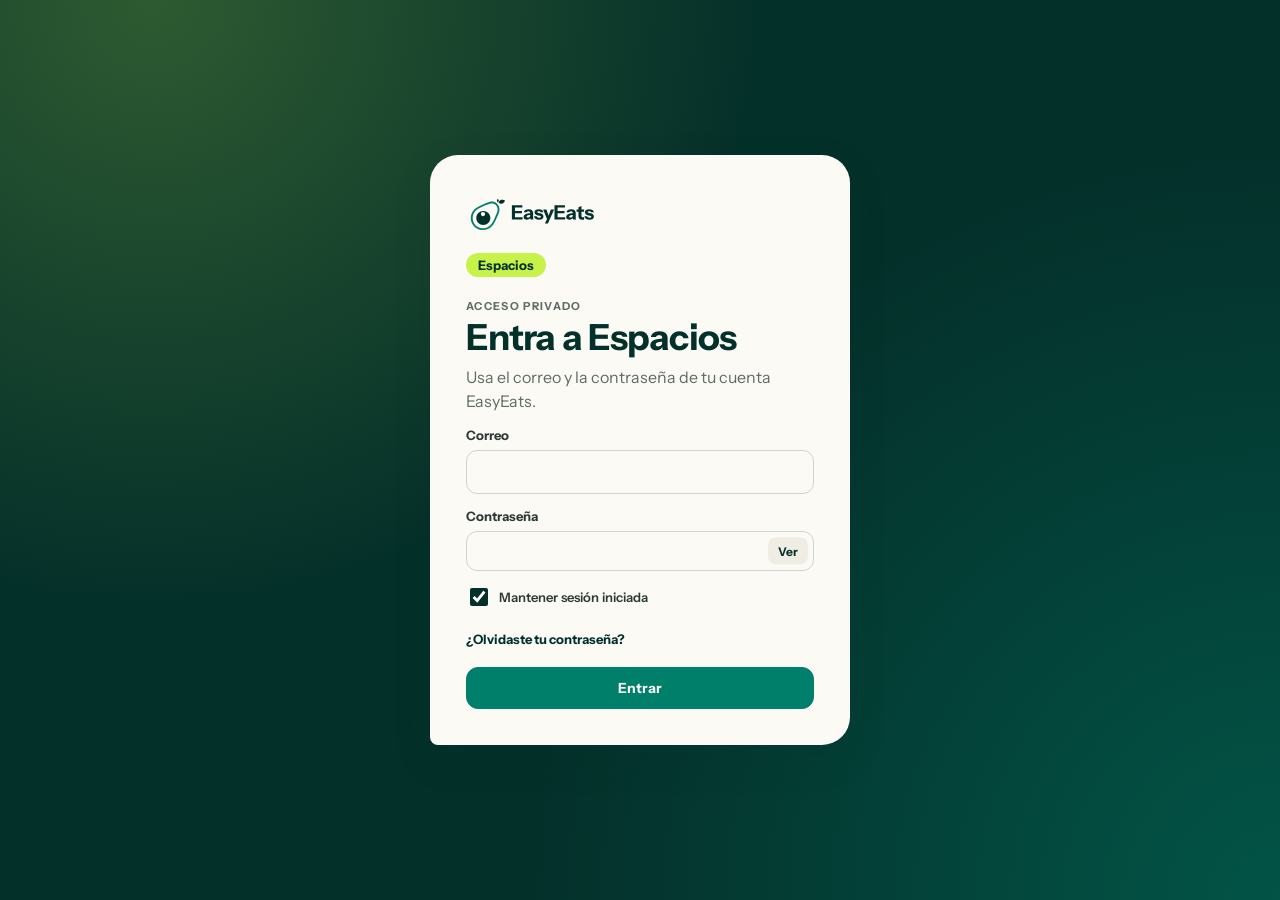
<file: index.html>
<!DOCTYPE html><html lang="es"><head><meta charSet="utf-8"/><meta name="viewport" content="width=device-width, initial-scale=1"/><link rel="stylesheet" href="/_next/static/css/index.JF6Mq5RB.css" data-rsc-css-href="/_next/static/css/index.JF6Mq5RB.css" data-precedence="vite-rsc/importer-resources"/><link rel="stylesheet" href="/_next/static/css/access-gate.BZqxLiGZ.css" data-precedence="vite-rsc/client-reference"/><link rel="modulepreload" fetchPriority="low" href="/_next/static/chunks/index-DXHSCfSy.js"/><script src="/_next/static/chunks/rolldown-runtime-C60lm6uB.js" type="module" async=""></script><script src="/_next/static/chunks/framework-BgSIrAUN.js" type="module" async=""></script><script src="/_next/static/chunks/navigation-errors-Z9ybshnb.js" type="module" async=""></script><link rel="modulepreload" href="/_next/static/chunks/layout-segment-context-B-CSL7as.js" crossorigin=""/><link rel="modulepreload" href="/_next/static/chunks/access-gate-BkcD4aqL.js" crossorigin=""/><link rel="modulepreload" href="/_next/static/chunks/client-C0A-2jam.js" crossorigin=""/><title>EasyEats Espacios</title><meta name="description" content="Espacios, un producto de EasyEats para nutriólogos. Agenda, consultorio y análisis de tu práctica."/><meta name="application-name" content="Espacios EasyEats"/><link rel="shortcut icon" href="/favicon.svg"/><link rel="icon" href="/favicon.svg"/><link rel="apple-touch-icon" href="/apple-touch-icon.png"/><link rel="manifest" href="/manifest.webmanifest"/><meta name="mobile-web-app-capable" content="yes"/><meta name="apple-mobile-web-app-title" content="Espacios EasyEats"/><meta name="apple-mobile-web-app-status-bar-style" content="default"/><meta name="theme-color" content="#04302A"/><script>Object.assign(((self[Symbol.for("vinext.navigationRuntime")]??={bootstrap:{routeManifest:null},functions:{}}).bootstrap.rsc??={rsc:[]}),{params:{},nav:{"pathname":"/","searchParams":[]}})</script><link rel="modulepreload" href="/_next/static/chunks/index-DXHSCfSy.js" />
</head><body><div class="gate"><section class="gate-card"><img class="gate-brand" src="/brand/easyeats-horizontal.svg" alt="EasyEats" width="872" height="320"/><p class="gate-product">Espacios</p><p class="gate-status" role="status">Verificando tu acceso…</p></section></div><script type="module" src="/_next/static/chunks/index-DXHSCfSy.js" id="_R_" async=""></script><script>((self[Symbol.for("vinext.navigationRuntime")]??={bootstrap:{routeManifest:null},functions:{}}).bootstrap.rsc??={rsc:[]}).rsc.push("2:I[\"f9f6c27b3712\",[],\"AccessGate\",1]\n")</script><script>((self[Symbol.for("vinext.navigationRuntime")]??={bootstrap:{routeManifest:null},functions:{}}).bootstrap.rsc??={rsc:[]}).rsc.push("3:I[\"8c0f216c4604\",[],\"Children\",1]\n")</script><script>((self[Symbol.for("vinext.navigationRuntime")]??={bootstrap:{routeManifest:null},functions:{}}).bootstrap.rsc??={rsc:[]}).rsc.push("4:I[\"593f344dc510\",[],\"GlobalErrorBoundary\",1]\n")</script><script>((self[Symbol.for("vinext.navigationRuntime")]??={bootstrap:{routeManifest:null},functions:{}}).bootstrap.rsc??={rsc:[]}).rsc.push("5:I[\"0b874ad30386\",[],\"default\",1]\n")</script><script>((self[Symbol.for("vinext.navigationRuntime")]??={bootstrap:{routeManifest:null},functions:{}}).bootstrap.rsc??={rsc:[]}).rsc.push("6:I[\"593f344dc510\",[],\"ErrorBoundary\",1]\n")</script><script>((self[Symbol.for("vinext.navigationRuntime")]??={bootstrap:{routeManifest:null},functions:{}}).bootstrap.rsc??={rsc:[]}).rsc.push("7:I[\"15c18cfaeeff\",[],\"LayoutSegmentProvider\",1]\n")</script><script>((self[Symbol.for("vinext.navigationRuntime")]??={bootstrap:{routeManifest:null},functions:{}}).bootstrap.rsc??={rsc:[]}).rsc.push("8:I[\"8c0f216c4604\",[],\"Slot\",1]\n")</script><script>((self[Symbol.for("vinext.navigationRuntime")]??={bootstrap:{routeManifest:null},functions:{}}).bootstrap.rsc??={rsc:[]}).rsc.push("9:I[\"9276801271d6\",[],\"AppRouterScrollTarget\",1]\n")</script><script>((self[Symbol.for("vinext.navigationRuntime")]??={bootstrap:{routeManifest:null},functions:{}}).bootstrap.rsc??={rsc:[]}).rsc.push("a:I[\"593f344dc510\",[],\"RedirectBoundary\",1]\n")</script><script>((self[Symbol.for("vinext.navigationRuntime")]??={bootstrap:{routeManifest:null},functions:{}}).bootstrap.rsc??={rsc:[]}).rsc.push(":HL[\"/_next/static/css/index.JF6Mq5RB.css\",\"style\"     ]\n")</script><script>((self[Symbol.for("vinext.navigationRuntime")]??={bootstrap:{routeManifest:null},functions:{}}).bootstrap.rsc??={rsc:[]}).rsc.push("0:{\"__route\":\"route:/\",\"__interceptionContext\":null,\"__layoutIds\":[\"layout:/\"],\"__rootLayout\":\"/\",\"__sourcePage\":\"/page\",\"page:/\":\"$L1\",\"layout:/\":[[[[\"$\",\"link\",\"css:/_next/static/css/index.JF6Mq5RB.css\",{\"rel\":\"stylesheet\",\"precedence\":\"vite-rsc/importer-resources\",\"href\":\"/_next/static/css/index.JF6Mq5RB.css\",\"data-rsc-css-href\":\"/_next/static/css/index.JF6Mq5RB.css\"}],\"$undefined\"],[\"$\",\"html\",null,{\"lang\":\"es\",\"children\":[\"$\",\"body\",null,{\"children\":[\"$\",\"$L2\",null,{\"children\":[\"$\",\"$L3\",null,{}]}]}]}]],null],\"route:/\":[[[\"$\",\"meta\",null,{\"charSet\":\"utf-8\"}],[[\"$\",\"title\",\"0\",{\"children\":\"EasyEats Espacios\"}],[\"$\",\"meta\",\"1\",{\"name\":\"description\",\"content\":\"Espacios, un producto de EasyEats para nutriólogos. Agenda, consultorio y análisis de tu práctica.\"}],[\"$\",\"meta\",\"2\",{\"name\":\"application-name\",\"content\":\"Espacios EasyEats\"}],[\"$\",\"link\",\"3\",{\"rel\":\"shortcut icon\",\"href\":\"/favicon.svg\"}],[\"$\",\"link\",\"4\",{\"rel\":\"icon\",\"href\":\"/favicon.svg\"}],[\"$\",\"link\",\"5\",{\"rel\":\"apple-touch-icon\",\"href\":\"/apple-touch-icon.png\"}],[\"$\",\"link\",\"6\",{\"rel\":\"manifest\",\"href\":\"/manifest.webmanifest\"}],[\"$\",\"meta\",\"7\",{\"name\":\"mobile-web-app-capable\",\"content\":\"yes\"}],[\"$\",\"meta\",\"8\",{\"name\":\"apple-mobile-web-app-title\",\"content\":\"Espacios EasyEats\"}],[\"$\",\"meta\",\"9\",{\"name\":\"apple-mobile-web-app-status-bar-style\",\"content\":\"default\"}]],[[\"$\",\"meta\",\"0\",{\"name\":\"viewport\",\"content\":\"width=device-width, initial-scale=1\"}],[\"$\",\"meta\",\"1\",{\"name\":\"theme-color\",\"content\":\"#04302A\"}]]],[\"$\",\"$L4\",null,{\"fallback\":\"$5\",\"children\":[\"$\",\"$L6\",null,{\"fallback\":\"$5\",\"children\":[\"$\",\"$L7\",null,{\"providerId\":\"layout:/\",\"segmentMap\":{\"children\":[]},\"children\":[\"$\",\"$L8\",null,{\"id\":\"layout:/\",\"parallelSlots\":\"$undefined\",\"children\":[\"$\",\"$L9\",null,{\"children\":[\"$\",\"$La\",null,{\"children\":[[\"$\",\"$L7\",null,{\"providerId\":\"page:/\",\"segmentMap\":{\"children\":[\"__PAGE__\"]},\"children\":[\"$\",\"$L8\",null,{\"id\":\"page:/\"}]}],null]}]}]}]}]}]}],null,null],\"__layoutFlags\":{\"layout:/\":\"s\"},\"__artifactCompatibility\":{\"schemaVersion\":1,\"graphVersion\":\"app-route-graph:1177fd80f83fa7b0\",\"deploymentVersion\":\"fb44a305-e860-432a-8b1f-4da97590a38a\",\"appElementsSchemaVersion\":1,\"rscPayloadSchemaVersion\":1,\"rootBoundaryId\":\"/\",\"renderEpoch\":null},\"__renderObservation\":{\"schemaVersion\":1,\"output\":{\"kind\":\"app-rsc\",\"mountedSlotsFingerprint\":null,\"renderEpoch\":null,\"rootBoundaryId\":\"/\",\"routeId\":\"route:/\"},\"completeness\":\"partial\",\"boundaryOutcome\":{\"kind\":\"unknown\"},\"requestApis\":[{\"kind\":\"connection\",\"status\":\"unknown\"},{\"kind\":\"cookies\",\"status\":\"unknown\"},{\"kind\":\"draftMode\",\"status\":\"unknown\"},{\"kind\":\"headers\",\"status\":\"unknown\"},{\"kind\":\"params\",\"status\":\"unknown\"},{\"kind\":\"searchParams\",\"status\":\"unknown\"}],\"dynamicFetches\":[],\"cacheTags\":[\"/\",\"_N_T_/\",\"_N_T_/index\",\"_N_T_/layout\",\"_N_T_/page\"],\"pathTags\":[\"/\"],\"cacheability\":\"unknown\",\"downgrade\":{\"target\":\"freshRender\",\"reasons\":[{\"code\":\"CP_DOWNGRADE_CACHEABILITY_UNKNOWN\",\"target\":\"freshRender\"},{\"code\":\"CP_DOWNGRADE_INCOMPLETE_OBSERVATION\",\"completeness\":\"partial\",\"target\":\"freshRender\"},{\"code\":\"CP_DOWNGRADE_UNKNOWN_REQUEST_API\",\"requestApi\":\"connection\",\"target\":\"freshRender\"},{\"code\":\"CP_DOWNGRADE_UNKNOWN_REQUEST_API\",\"requestApi\":\"cookies\",\"target\":\"freshRender\"},{\"code\":\"CP_DOWNGRADE_UNKNOWN_REQUEST_API\",\"requestApi\":\"draftMode\",\"target\":\"freshRender\"},{\"code\":\"CP_DOWNGRADE_UNKNOWN_REQUEST_API\",\"requestApi\":\"headers\",\"target\":\"freshRender\"},{\"code\":\"CP_DOWNGRADE_UNKNOWN_REQUEST_API\",\"requestApi\":\"params\",\"target\":\"freshRender\"},{\"code\":\"CP_DOWNGRADE_UNKNOWN_REQUEST_API\",\"requestApi\":\"searchParams\",\"target\":\"freshRender\"}],\"fallback\":{\"kind\":\"breakerFallback\",\"code\":\"CP_PRIVATE_DYNAMIC_DOWNGRADE\",\"mode\":\"renderFresh\",\"scope\":\"affectedOutput\",\"fields\":{\"reasonCodes\":[\"CP_DOWNGRADE_CACHEABILITY_UNKNOWN\",\"CP_DOWNGRADE_INCOMPLETE_OBSERVATION\",\"CP_DOWNGRADE_UNKNOWN_REQUEST_API\",\"CP_DOWNGRADE_UNKNOWN_REQUEST_API\",\"CP_DOWNGRADE_UNKNOWN_REQUEST_API\",\"CP_DOWNGRADE_UNKNOWN_REQUEST_API\",\"CP_DOWNGRADE_UNKNOWN_REQUEST_API\",\"CP_DOWNGRADE_UNKNOWN_REQUEST_API\"],\"target\":\"freshRender\"}},\"isPublicCacheCandidate\":false}}}\n")</script><script>((self[Symbol.for("vinext.navigationRuntime")]??={bootstrap:{routeManifest:null},functions:{}}).bootstrap.rsc??={rsc:[]}).rsc.push("b:I[\"6efdf509a785\",[],\"default\",1]\n")</script><script>((self[Symbol.for("vinext.navigationRuntime")]??={bootstrap:{routeManifest:null},functions:{}}).bootstrap.rsc??={rsc:[]}).rsc.push("1:[\"$\",\"$Lb\",null,{\"params\":\"$@c\",\"searchParams\":\"$@d\"}]\n")</script><script>((self[Symbol.for("vinext.navigationRuntime")]??={bootstrap:{routeManifest:null},functions:{}}).bootstrap.rsc??={rsc:[]}).rsc.push("c:{}\n")</script><script>((self[Symbol.for("vinext.navigationRuntime")]??={bootstrap:{routeManifest:null},functions:{}}).bootstrap.rsc??={rsc:[]}).rsc.push("d:{}\n")</script><script>Object.assign(((self[Symbol.for("vinext.navigationRuntime")]??={bootstrap:{routeManifest:null},functions:{}}).bootstrap.rsc??={rsc:[]}),{"initialCacheKind":"dynamic"});((self[Symbol.for("vinext.navigationRuntime")]??={bootstrap:{routeManifest:null},functions:{}}).bootstrap.rsc??={rsc:[]}).done=true</script></body></html>
</file>
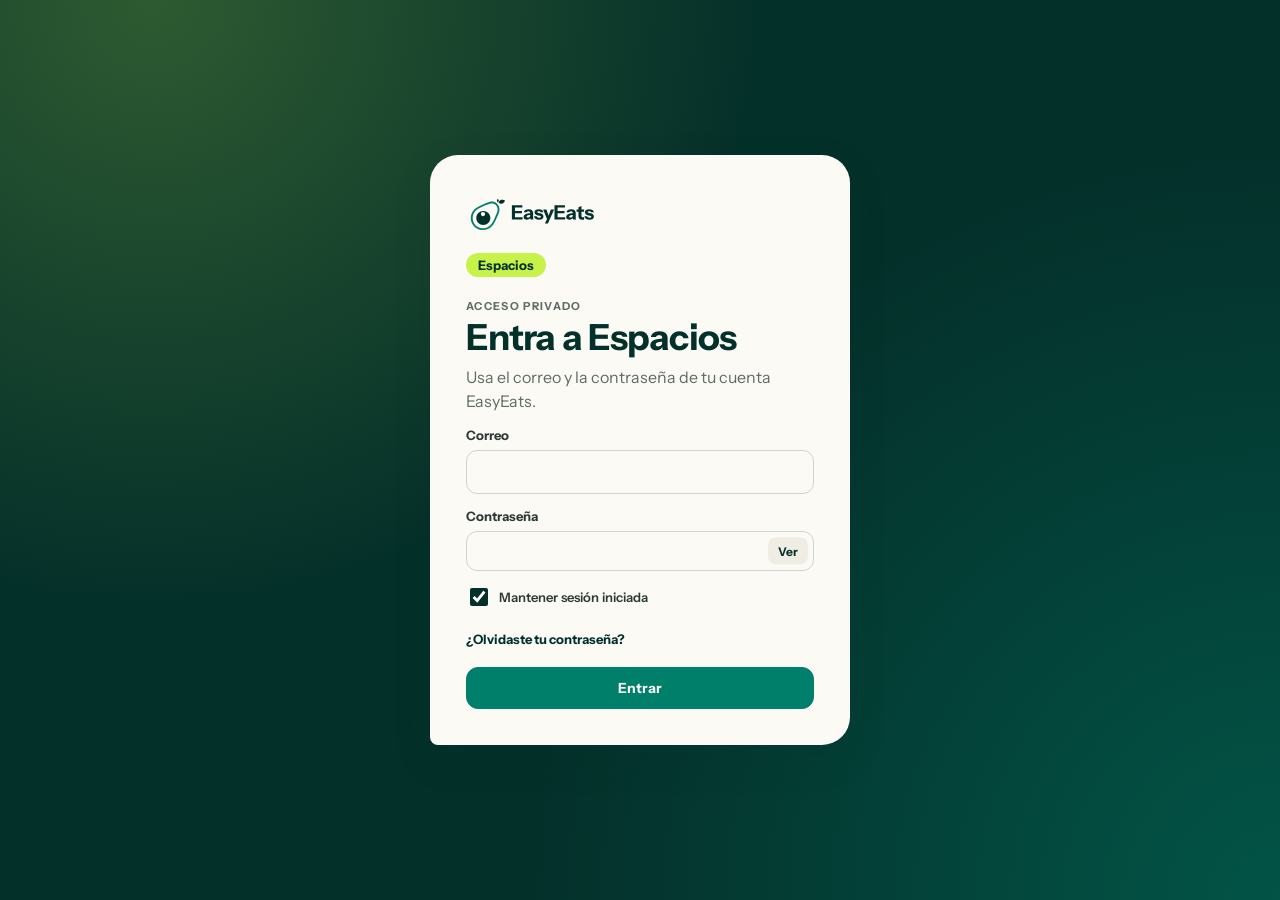
<file: admin.html>
<!DOCTYPE html><html lang="es"><head><meta charSet="utf-8"/><meta name="viewport" content="width=device-width, initial-scale=1"/><link rel="stylesheet" href="/_next/static/css/index.JF6Mq5RB.css" data-rsc-css-href="/_next/static/css/index.JF6Mq5RB.css" data-precedence="vite-rsc/importer-resources"/><link rel="stylesheet" href="/_next/static/css/access-gate.BZqxLiGZ.css" data-precedence="vite-rsc/client-reference"/><link rel="modulepreload" fetchPriority="low" href="/_next/static/chunks/index-DXHSCfSy.js"/><script src="/_next/static/chunks/rolldown-runtime-C60lm6uB.js" type="module" async=""></script><script src="/_next/static/chunks/framework-BgSIrAUN.js" type="module" async=""></script><script src="/_next/static/chunks/navigation-errors-Z9ybshnb.js" type="module" async=""></script><link rel="modulepreload" href="/_next/static/chunks/layout-segment-context-B-CSL7as.js" crossorigin=""/><link rel="modulepreload" href="/_next/static/chunks/access-gate-BkcD4aqL.js" crossorigin=""/><link rel="modulepreload" href="/_next/static/chunks/client-C0A-2jam.js" crossorigin=""/><title>EasyEats Espacios</title><meta name="description" content="Espacios, un producto de EasyEats para nutriólogos. Agenda, consultorio y análisis de tu práctica."/><meta name="application-name" content="Espacios EasyEats"/><link rel="shortcut icon" href="/favicon.svg"/><link rel="icon" href="/favicon.svg"/><link rel="apple-touch-icon" href="/apple-touch-icon.png"/><link rel="manifest" href="/manifest.webmanifest"/><meta name="mobile-web-app-capable" content="yes"/><meta name="apple-mobile-web-app-title" content="Espacios EasyEats"/><meta name="apple-mobile-web-app-status-bar-style" content="default"/><meta name="theme-color" content="#04302A"/><script>Object.assign(((self[Symbol.for("vinext.navigationRuntime")]??={bootstrap:{routeManifest:null},functions:{}}).bootstrap.rsc??={rsc:[]}),{params:{},nav:{"pathname":"/admin","searchParams":[]}})</script><link rel="modulepreload" href="/_next/static/chunks/index-DXHSCfSy.js" />
</head><body><div class="gate"><section class="gate-card"><img class="gate-brand" src="/brand/easyeats-horizontal.svg" alt="EasyEats" width="872" height="320"/><p class="gate-product">Espacios</p><p class="gate-status" role="status">Verificando tu acceso…</p></section></div><script type="module" src="/_next/static/chunks/index-DXHSCfSy.js" id="_R_" async=""></script><script>((self[Symbol.for("vinext.navigationRuntime")]??={bootstrap:{routeManifest:null},functions:{}}).bootstrap.rsc??={rsc:[]}).rsc.push("2:I[\"f9f6c27b3712\",[],\"AccessGate\",1]\n")</script><script>((self[Symbol.for("vinext.navigationRuntime")]??={bootstrap:{routeManifest:null},functions:{}}).bootstrap.rsc??={rsc:[]}).rsc.push("3:I[\"8c0f216c4604\",[],\"Children\",1]\n")</script><script>((self[Symbol.for("vinext.navigationRuntime")]??={bootstrap:{routeManifest:null},functions:{}}).bootstrap.rsc??={rsc:[]}).rsc.push("4:I[\"593f344dc510\",[],\"GlobalErrorBoundary\",1]\n")</script><script>((self[Symbol.for("vinext.navigationRuntime")]??={bootstrap:{routeManifest:null},functions:{}}).bootstrap.rsc??={rsc:[]}).rsc.push("5:I[\"0b874ad30386\",[],\"default\",1]\n")</script><script>((self[Symbol.for("vinext.navigationRuntime")]??={bootstrap:{routeManifest:null},functions:{}}).bootstrap.rsc??={rsc:[]}).rsc.push("6:I[\"593f344dc510\",[],\"ErrorBoundary\",1]\n")</script><script>((self[Symbol.for("vinext.navigationRuntime")]??={bootstrap:{routeManifest:null},functions:{}}).bootstrap.rsc??={rsc:[]}).rsc.push("7:I[\"15c18cfaeeff\",[],\"LayoutSegmentProvider\",1]\n")</script><script>((self[Symbol.for("vinext.navigationRuntime")]??={bootstrap:{routeManifest:null},functions:{}}).bootstrap.rsc??={rsc:[]}).rsc.push("8:I[\"8c0f216c4604\",[],\"Slot\",1]\n")</script><script>((self[Symbol.for("vinext.navigationRuntime")]??={bootstrap:{routeManifest:null},functions:{}}).bootstrap.rsc??={rsc:[]}).rsc.push("9:I[\"9276801271d6\",[],\"AppRouterScrollTarget\",1]\n")</script><script>((self[Symbol.for("vinext.navigationRuntime")]??={bootstrap:{routeManifest:null},functions:{}}).bootstrap.rsc??={rsc:[]}).rsc.push("a:I[\"593f344dc510\",[],\"RedirectBoundary\",1]\n")</script><script>((self[Symbol.for("vinext.navigationRuntime")]??={bootstrap:{routeManifest:null},functions:{}}).bootstrap.rsc??={rsc:[]}).rsc.push(":HL[\"/_next/static/css/index.JF6Mq5RB.css\",\"style\"     ]\n")</script><script>((self[Symbol.for("vinext.navigationRuntime")]??={bootstrap:{routeManifest:null},functions:{}}).bootstrap.rsc??={rsc:[]}).rsc.push("0:{\"__route\":\"route:/admin\",\"__interceptionContext\":null,\"__layoutIds\":[\"layout:/\"],\"__rootLayout\":\"/\",\"__sourcePage\":\"/admin/page\",\"page:/admin\":\"$L1\",\"layout:/\":[[[[\"$\",\"link\",\"css:/_next/static/css/index.JF6Mq5RB.css\",{\"rel\":\"stylesheet\",\"precedence\":\"vite-rsc/importer-resources\",\"href\":\"/_next/static/css/index.JF6Mq5RB.css\",\"data-rsc-css-href\":\"/_next/static/css/index.JF6Mq5RB.css\"}],\"$undefined\"],[\"$\",\"html\",null,{\"lang\":\"es\",\"children\":[\"$\",\"body\",null,{\"children\":[\"$\",\"$L2\",null,{\"children\":[\"$\",\"$L3\",null,{}]}]}]}]],null],\"route:/admin\":[[[\"$\",\"meta\",null,{\"charSet\":\"utf-8\"}],[[\"$\",\"title\",\"0\",{\"children\":\"EasyEats Espacios\"}],[\"$\",\"meta\",\"1\",{\"name\":\"description\",\"content\":\"Espacios, un producto de EasyEats para nutriólogos. Agenda, consultorio y análisis de tu práctica.\"}],[\"$\",\"meta\",\"2\",{\"name\":\"application-name\",\"content\":\"Espacios EasyEats\"}],[\"$\",\"link\",\"3\",{\"rel\":\"shortcut icon\",\"href\":\"/favicon.svg\"}],[\"$\",\"link\",\"4\",{\"rel\":\"icon\",\"href\":\"/favicon.svg\"}],[\"$\",\"link\",\"5\",{\"rel\":\"apple-touch-icon\",\"href\":\"/apple-touch-icon.png\"}],[\"$\",\"link\",\"6\",{\"rel\":\"manifest\",\"href\":\"/manifest.webmanifest\"}],[\"$\",\"meta\",\"7\",{\"name\":\"mobile-web-app-capable\",\"content\":\"yes\"}],[\"$\",\"meta\",\"8\",{\"name\":\"apple-mobile-web-app-title\",\"content\":\"Espacios EasyEats\"}],[\"$\",\"meta\",\"9\",{\"name\":\"apple-mobile-web-app-status-bar-style\",\"content\":\"default\"}]],[[\"$\",\"meta\",\"0\",{\"name\":\"viewport\",\"content\":\"width=device-width, initial-scale=1\"}],[\"$\",\"meta\",\"1\",{\"name\":\"theme-color\",\"content\":\"#04302A\"}]]],[\"$\",\"$L4\",null,{\"fallback\":\"$5\",\"children\":[\"$\",\"$L6\",null,{\"fallback\":\"$5\",\"children\":[\"$\",\"$L7\",null,{\"providerId\":\"layout:/\",\"segmentMap\":{\"children\":[\"admin\"]},\"children\":[\"$\",\"$L8\",null,{\"id\":\"layout:/\",\"parallelSlots\":\"$undefined\",\"children\":[\"$\",\"$L9\",null,{\"children\":[\"$\",\"$La\",null,{\"children\":[[\"$\",\"$L7\",null,{\"providerId\":\"page:/admin\",\"segmentMap\":{\"children\":[\"__PAGE__\"]},\"children\":[\"$\",\"$L8\",null,{\"id\":\"page:/admin\"}]}],null]}]}]}]}]}]}],null,null],\"__layoutFlags\":{\"layout:/\":\"s\"},\"__artifactCompatibility\":{\"schemaVersion\":1,\"graphVersion\":\"app-route-graph:b46d089d7517c798\",\"deploymentVersion\":\"fb44a305-e860-432a-8b1f-4da97590a38a\",\"appElementsSchemaVersion\":1,\"rscPayloadSchemaVersion\":1,\"rootBoundaryId\":\"/\",\"renderEpoch\":null},\"__renderObservation\":{\"schemaVersion\":1,\"output\":{\"kind\":\"app-rsc\",\"mountedSlotsFingerprint\":null,\"renderEpoch\":null,\"rootBoundaryId\":\"/\",\"routeId\":\"route:/admin\"},\"completeness\":\"partial\",\"boundaryOutcome\":{\"kind\":\"unknown\"},\"requestApis\":[{\"kind\":\"connection\",\"status\":\"unknown\"},{\"kind\":\"cookies\",\"status\":\"unknown\"},{\"kind\":\"draftMode\",\"status\":\"unknown\"},{\"kind\":\"headers\",\"status\":\"unknown\"},{\"kind\":\"params\",\"status\":\"unknown\"},{\"kind\":\"searchParams\",\"status\":\"unknown\"}],\"dynamicFetches\":[],\"cacheTags\":[\"/admin\",\"_N_T_/admin\",\"_N_T_/admin/layout\",\"_N_T_/admin/page\",\"_N_T_/layout\"],\"pathTags\":[\"/admin\"],\"cacheability\":\"unknown\",\"downgrade\":{\"target\":\"freshRender\",\"reasons\":[{\"code\":\"CP_DOWNGRADE_CACHEABILITY_UNKNOWN\",\"target\":\"freshRender\"},{\"code\":\"CP_DOWNGRADE_INCOMPLETE_OBSERVATION\",\"completeness\":\"partial\",\"target\":\"freshRender\"},{\"code\":\"CP_DOWNGRADE_UNKNOWN_REQUEST_API\",\"requestApi\":\"connection\",\"target\":\"freshRender\"},{\"code\":\"CP_DOWNGRADE_UNKNOWN_REQUEST_API\",\"requestApi\":\"cookies\",\"target\":\"freshRender\"},{\"code\":\"CP_DOWNGRADE_UNKNOWN_REQUEST_API\",\"requestApi\":\"draftMode\",\"target\":\"freshRender\"},{\"code\":\"CP_DOWNGRADE_UNKNOWN_REQUEST_API\",\"requestApi\":\"headers\",\"target\":\"freshRender\"},{\"code\":\"CP_DOWNGRADE_UNKNOWN_REQUEST_API\",\"requestApi\":\"params\",\"target\":\"freshRender\"},{\"code\":\"CP_DOWNGRADE_UNKNOWN_REQUEST_API\",\"requestApi\":\"searchParams\",\"target\":\"freshRender\"}],\"fallback\":{\"kind\":\"breakerFallback\",\"code\":\"CP_PRIVATE_DYNAMIC_DOWNGRADE\",\"mode\":\"renderFresh\",\"scope\":\"affectedOutput\",\"fields\":{\"reasonCodes\":[\"CP_DOWNGRADE_CACHEABILITY_UNKNOWN\",\"CP_DOWNGRADE_INCOMPLETE_OBSERVATION\",\"CP_DOWNGRADE_UNKNOWN_REQUEST_API\",\"CP_DOWNGRADE_UNKNOWN_REQUEST_API\",\"CP_DOWNGRADE_UNKNOWN_REQUEST_API\",\"CP_DOWNGRADE_UNKNOWN_REQUEST_API\",\"CP_DOWNGRADE_UNKNOWN_REQUEST_API\",\"CP_DOWNGRADE_UNKNOWN_REQUEST_API\"],\"target\":\"freshRender\"}},\"isPublicCacheCandidate\":false}}}\n")</script><script>((self[Symbol.for("vinext.navigationRuntime")]??={bootstrap:{routeManifest:null},functions:{}}).bootstrap.rsc??={rsc:[]}).rsc.push("b:I[\"a7c2b21269ea\",[],\"default\",1]\n")</script><script>((self[Symbol.for("vinext.navigationRuntime")]??={bootstrap:{routeManifest:null},functions:{}}).bootstrap.rsc??={rsc:[]}).rsc.push("1:[\"$\",\"$Lb\",null,{\"params\":\"$@c\",\"searchParams\":\"$@d\"}]\n")</script><script>((self[Symbol.for("vinext.navigationRuntime")]??={bootstrap:{routeManifest:null},functions:{}}).bootstrap.rsc??={rsc:[]}).rsc.push("c:{}\n")</script><script>((self[Symbol.for("vinext.navigationRuntime")]??={bootstrap:{routeManifest:null},functions:{}}).bootstrap.rsc??={rsc:[]}).rsc.push("d:{}\n")</script><script>Object.assign(((self[Symbol.for("vinext.navigationRuntime")]??={bootstrap:{routeManifest:null},functions:{}}).bootstrap.rsc??={rsc:[]}),{"initialCacheKind":"dynamic"});((self[Symbol.for("vinext.navigationRuntime")]??={bootstrap:{routeManifest:null},functions:{}}).bootstrap.rsc??={rsc:[]}).done=true</script></body></html>
</file>
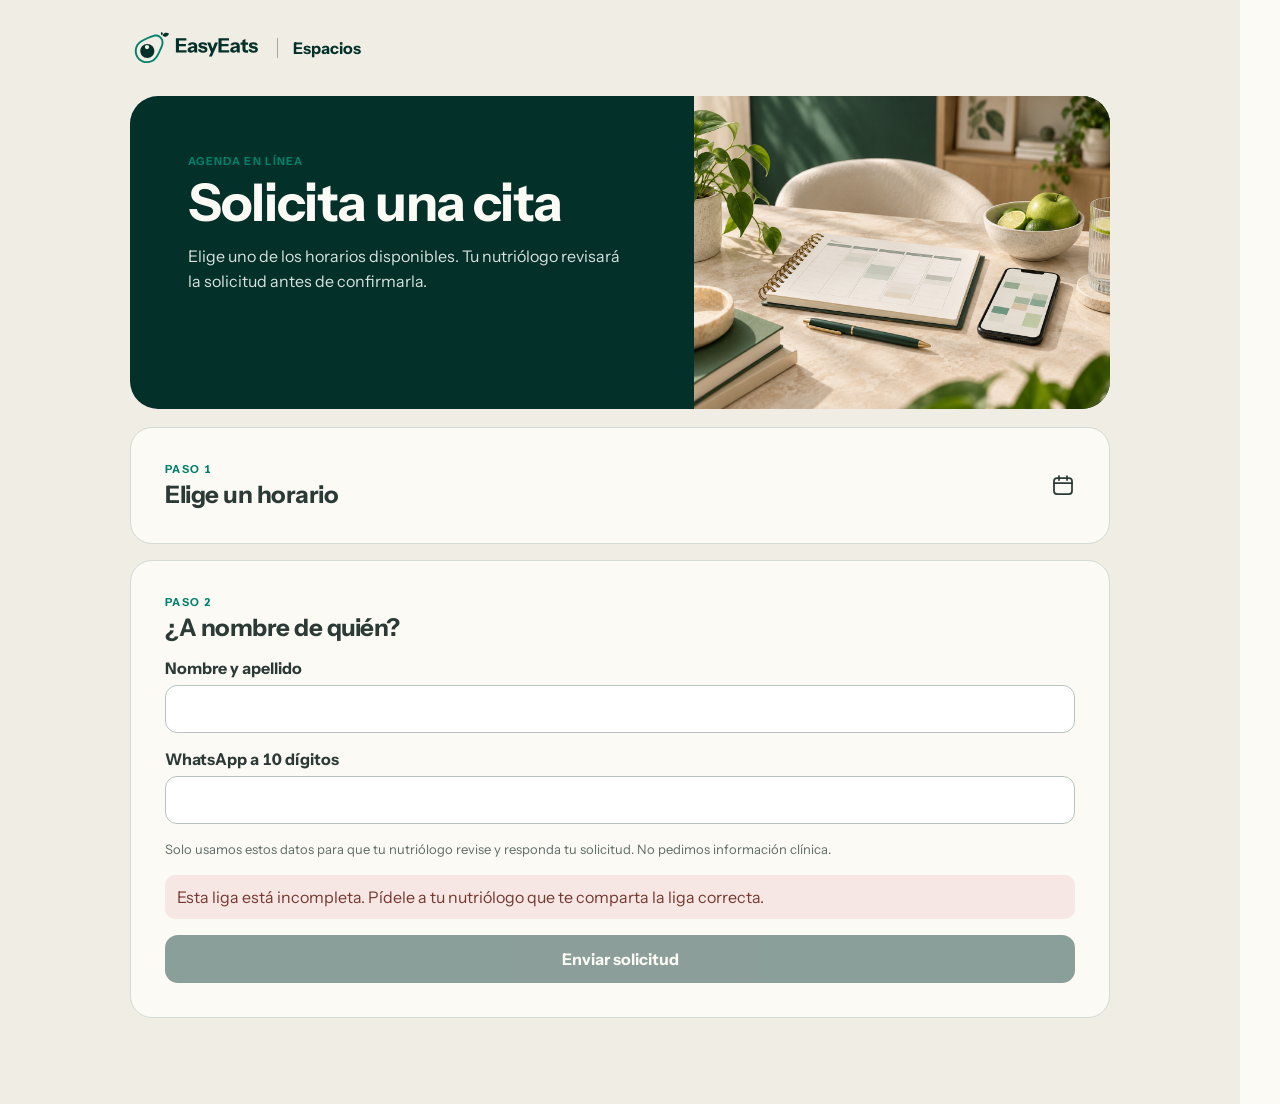
<file: solicitar.html>
<!DOCTYPE html><html lang="es"><head><meta charSet="utf-8"/><meta name="viewport" content="width=device-width, initial-scale=1"/><link rel="stylesheet" href="/_next/static/css/index.JF6Mq5RB.css" data-rsc-css-href="/_next/static/css/index.JF6Mq5RB.css" data-precedence="vite-rsc/importer-resources"/><link rel="stylesheet" href="/_next/static/css/access-gate.BZqxLiGZ.css" data-precedence="vite-rsc/client-reference"/><link rel="stylesheet" href="/_next/static/css/page.BONsp8g8.css" data-precedence="vite-rsc/client-reference"/><link rel="modulepreload" fetchPriority="low" href="/_next/static/chunks/index-DXHSCfSy.js"/><script src="/_next/static/chunks/rolldown-runtime-C60lm6uB.js" type="module" async=""></script><script src="/_next/static/chunks/framework-BgSIrAUN.js" type="module" async=""></script><script src="/_next/static/chunks/navigation-errors-Z9ybshnb.js" type="module" async=""></script><link rel="modulepreload" href="/_next/static/chunks/layout-segment-context-B-CSL7as.js" crossorigin=""/><link rel="modulepreload" href="/_next/static/chunks/access-gate-BkcD4aqL.js" crossorigin=""/><link rel="modulepreload" href="/_next/static/chunks/client-C0A-2jam.js" crossorigin=""/><link rel="modulepreload" href="/_next/static/chunks/page-DGzdzzMr.js" crossorigin=""/><link rel="modulepreload" href="/_next/static/chunks/espacios-data-C1A6gx7L.js" crossorigin=""/><link rel="modulepreload" href="/_next/static/chunks/icons-1yyEOuM_.js" crossorigin=""/><title>EasyEats Espacios</title><meta name="description" content="Espacios, un producto de EasyEats para nutriólogos. Agenda, consultorio y análisis de tu práctica."/><meta name="application-name" content="Espacios EasyEats"/><link rel="shortcut icon" href="/favicon.svg"/><link rel="icon" href="/favicon.svg"/><link rel="apple-touch-icon" href="/apple-touch-icon.png"/><link rel="manifest" href="/manifest.webmanifest"/><meta name="mobile-web-app-capable" content="yes"/><meta name="apple-mobile-web-app-title" content="Espacios EasyEats"/><meta name="apple-mobile-web-app-status-bar-style" content="default"/><meta name="theme-color" content="#04302A"/><script>Object.assign(((self[Symbol.for("vinext.navigationRuntime")]??={bootstrap:{routeManifest:null},functions:{}}).bootstrap.rsc??={rsc:[]}),{params:{},nav:{"pathname":"/solicitar","searchParams":[]}})</script><link rel="modulepreload" href="/_next/static/chunks/index-DXHSCfSy.js" />
</head><body><main class="request-page"><header class="request-brand"><img src="/brand/easyeats-horizontal.svg" alt="EasyEats"/><span>Espacios</span></header><section class="request-hero"><div><p class="kicker">Agenda en línea</p><h1>Solicita una cita</h1><p>Elige uno de los horarios disponibles. Tu nutriólogo revisará la solicitud antes de confirmarla.</p></div><img src="/brand/agenda-solicitud-easyeats.png" alt="Agenda EasyEats en un espacio cálido y profesional"/></section><section class="request-card"><div class="request-title"><div><p class="kicker">Paso 1</p><h2>Elige un horario</h2></div><svg width="24" height="24" viewBox="0 0 24 24" fill="none" stroke="currentColor" stroke-width="1.75" stroke-linecap="round" stroke-linejoin="round" aria-hidden="true" focusable="false"><rect x="3" y="5" width="18" height="16" rx="3"></rect><path d="M8 3v4M16 3v4M3 10h18"></path></svg></div><p class="request-empty">No hay horarios disponibles en los próximos 21 días.</p></section><form class="request-card request-form"><div><p class="kicker">Paso 2</p><h2>¿A nombre de quién?</h2></div><label><span>Nombre y apellido</span><input autoComplete="name" required="" value=""/></label><label><span>WhatsApp a 10 dígitos</span><input inputMode="tel" autoComplete="tel" required="" value=""/></label><p class="request-privacy">Solo usamos estos datos para que tu nutriólogo revise y responda tu solicitud. No pedimos información clínica.</p><button class="request-submit" disabled="">Enviar solicitud</button></form></main><script type="module" src="/_next/static/chunks/index-DXHSCfSy.js" id="_R_" async=""></script><script>((self[Symbol.for("vinext.navigationRuntime")]??={bootstrap:{routeManifest:null},functions:{}}).bootstrap.rsc??={rsc:[]}).rsc.push("2:I[\"f9f6c27b3712\",[],\"AccessGate\",1]\n")</script><script>((self[Symbol.for("vinext.navigationRuntime")]??={bootstrap:{routeManifest:null},functions:{}}).bootstrap.rsc??={rsc:[]}).rsc.push("3:I[\"8c0f216c4604\",[],\"Children\",1]\n")</script><script>((self[Symbol.for("vinext.navigationRuntime")]??={bootstrap:{routeManifest:null},functions:{}}).bootstrap.rsc??={rsc:[]}).rsc.push("4:I[\"593f344dc510\",[],\"GlobalErrorBoundary\",1]\n")</script><script>((self[Symbol.for("vinext.navigationRuntime")]??={bootstrap:{routeManifest:null},functions:{}}).bootstrap.rsc??={rsc:[]}).rsc.push("5:I[\"0b874ad30386\",[],\"default\",1]\n")</script><script>((self[Symbol.for("vinext.navigationRuntime")]??={bootstrap:{routeManifest:null},functions:{}}).bootstrap.rsc??={rsc:[]}).rsc.push("6:I[\"593f344dc510\",[],\"ErrorBoundary\",1]\n")</script><script>((self[Symbol.for("vinext.navigationRuntime")]??={bootstrap:{routeManifest:null},functions:{}}).bootstrap.rsc??={rsc:[]}).rsc.push("7:I[\"15c18cfaeeff\",[],\"LayoutSegmentProvider\",1]\n")</script><script>((self[Symbol.for("vinext.navigationRuntime")]??={bootstrap:{routeManifest:null},functions:{}}).bootstrap.rsc??={rsc:[]}).rsc.push("8:I[\"8c0f216c4604\",[],\"Slot\",1]\n")</script><script>((self[Symbol.for("vinext.navigationRuntime")]??={bootstrap:{routeManifest:null},functions:{}}).bootstrap.rsc??={rsc:[]}).rsc.push("9:I[\"9276801271d6\",[],\"AppRouterScrollTarget\",1]\n")</script><script>((self[Symbol.for("vinext.navigationRuntime")]??={bootstrap:{routeManifest:null},functions:{}}).bootstrap.rsc??={rsc:[]}).rsc.push("a:I[\"593f344dc510\",[],\"RedirectBoundary\",1]\n")</script><script>((self[Symbol.for("vinext.navigationRuntime")]??={bootstrap:{routeManifest:null},functions:{}}).bootstrap.rsc??={rsc:[]}).rsc.push(":HL[\"/_next/static/css/index.JF6Mq5RB.css\",\"style\"     ]\n")</script><script>((self[Symbol.for("vinext.navigationRuntime")]??={bootstrap:{routeManifest:null},functions:{}}).bootstrap.rsc??={rsc:[]}).rsc.push("0:{\"__route\":\"route:/solicitar\",\"__interceptionContext\":null,\"__layoutIds\":[\"layout:/\"],\"__rootLayout\":\"/\",\"__sourcePage\":\"/solicitar/page\",\"page:/solicitar\":\"$L1\",\"layout:/\":[[[[\"$\",\"link\",\"css:/_next/static/css/index.JF6Mq5RB.css\",{\"rel\":\"stylesheet\",\"precedence\":\"vite-rsc/importer-resources\",\"href\":\"/_next/static/css/index.JF6Mq5RB.css\",\"data-rsc-css-href\":\"/_next/static/css/index.JF6Mq5RB.css\"}],\"$undefined\"],[\"$\",\"html\",null,{\"lang\":\"es\",\"children\":[\"$\",\"body\",null,{\"children\":[\"$\",\"$L2\",null,{\"children\":[\"$\",\"$L3\",null,{}]}]}]}]],null],\"route:/solicitar\":[[[\"$\",\"meta\",null,{\"charSet\":\"utf-8\"}],[[\"$\",\"title\",\"0\",{\"children\":\"EasyEats Espacios\"}],[\"$\",\"meta\",\"1\",{\"name\":\"description\",\"content\":\"Espacios, un producto de EasyEats para nutriólogos. Agenda, consultorio y análisis de tu práctica.\"}],[\"$\",\"meta\",\"2\",{\"name\":\"application-name\",\"content\":\"Espacios EasyEats\"}],[\"$\",\"link\",\"3\",{\"rel\":\"shortcut icon\",\"href\":\"/favicon.svg\"}],[\"$\",\"link\",\"4\",{\"rel\":\"icon\",\"href\":\"/favicon.svg\"}],[\"$\",\"link\",\"5\",{\"rel\":\"apple-touch-icon\",\"href\":\"/apple-touch-icon.png\"}],[\"$\",\"link\",\"6\",{\"rel\":\"manifest\",\"href\":\"/manifest.webmanifest\"}],[\"$\",\"meta\",\"7\",{\"name\":\"mobile-web-app-capable\",\"content\":\"yes\"}],[\"$\",\"meta\",\"8\",{\"name\":\"apple-mobile-web-app-title\",\"content\":\"Espacios EasyEats\"}],[\"$\",\"meta\",\"9\",{\"name\":\"apple-mobile-web-app-status-bar-style\",\"content\":\"default\"}]],[[\"$\",\"meta\",\"0\",{\"name\":\"viewport\",\"content\":\"width=device-width, initial-scale=1\"}],[\"$\",\"meta\",\"1\",{\"name\":\"theme-color\",\"content\":\"#04302A\"}]]],[\"$\",\"$L4\",null,{\"fallback\":\"$5\",\"children\":[\"$\",\"$L6\",null,{\"fallback\":\"$5\",\"children\":[\"$\",\"$L7\",null,{\"providerId\":\"layout:/\",\"segmentMap\":{\"children\":[\"solicitar\"]},\"children\":[\"$\",\"$L8\",null,{\"id\":\"layout:/\",\"parallelSlots\":\"$undefined\",\"children\":[\"$\",\"$L9\",null,{\"children\":[\"$\",\"$La\",null,{\"children\":[[\"$\",\"$L7\",null,{\"providerId\":\"page:/solicitar\",\"segmentMap\":{\"children\":[\"__PAGE__\"]},\"children\":[\"$\",\"$L8\",null,{\"id\":\"page:/solicitar\"}]}],null]}]}]}]}]}]}],null,null],\"__layoutFlags\":{\"layout:/\":\"s\"},\"__artifactCompatibility\":{\"schemaVersion\":1,\"graphVersion\":\"app-route-graph:39099834d9dfd3e0\",\"deploymentVersion\":\"fb44a305-e860-432a-8b1f-4da97590a38a\",\"appElementsSchemaVersion\":1,\"rscPayloadSchemaVersion\":1,\"rootBoundaryId\":\"/\",\"renderEpoch\":null},\"__renderObservation\":{\"schemaVersion\":1,\"output\":{\"kind\":\"app-rsc\",\"mountedSlotsFingerprint\":null,\"renderEpoch\":null,\"rootBoundaryId\":\"/\",\"routeId\":\"route:/solicitar\"},\"completeness\":\"partial\",\"boundaryOutcome\":{\"kind\":\"unknown\"},\"requestApis\":[{\"kind\":\"connection\",\"status\":\"unknown\"},{\"kind\":\"cookies\",\"status\":\"unknown\"},{\"kind\":\"draftMode\",\"status\":\"unknown\"},{\"kind\":\"headers\",\"status\":\"unknown\"},{\"kind\":\"params\",\"status\":\"unknown\"},{\"kind\":\"searchParams\",\"status\":\"unknown\"}],\"dynamicFetches\":[],\"cacheTags\":[\"/solicitar\",\"_N_T_/layout\",\"_N_T_/solicitar\",\"_N_T_/solicitar/layout\",\"_N_T_/solicitar/page\"],\"pathTags\":[\"/solicitar\"],\"cacheability\":\"unknown\",\"downgrade\":{\"target\":\"freshRender\",\"reasons\":[{\"code\":\"CP_DOWNGRADE_CACHEABILITY_UNKNOWN\",\"target\":\"freshRender\"},{\"code\":\"CP_DOWNGRADE_INCOMPLETE_OBSERVATION\",\"completeness\":\"partial\",\"target\":\"freshRender\"},{\"code\":\"CP_DOWNGRADE_UNKNOWN_REQUEST_API\",\"requestApi\":\"connection\",\"target\":\"freshRender\"},{\"code\":\"CP_DOWNGRADE_UNKNOWN_REQUEST_API\",\"requestApi\":\"cookies\",\"target\":\"freshRender\"},{\"code\":\"CP_DOWNGRADE_UNKNOWN_REQUEST_API\",\"requestApi\":\"draftMode\",\"target\":\"freshRender\"},{\"code\":\"CP_DOWNGRADE_UNKNOWN_REQUEST_API\",\"requestApi\":\"headers\",\"target\":\"freshRender\"},{\"code\":\"CP_DOWNGRADE_UNKNOWN_REQUEST_API\",\"requestApi\":\"params\",\"target\":\"freshRender\"},{\"code\":\"CP_DOWNGRADE_UNKNOWN_REQUEST_API\",\"requestApi\":\"searchParams\",\"target\":\"freshRender\"}],\"fallback\":{\"kind\":\"breakerFallback\",\"code\":\"CP_PRIVATE_DYNAMIC_DOWNGRADE\",\"mode\":\"renderFresh\",\"scope\":\"affectedOutput\",\"fields\":{\"reasonCodes\":[\"CP_DOWNGRADE_CACHEABILITY_UNKNOWN\",\"CP_DOWNGRADE_INCOMPLETE_OBSERVATION\",\"CP_DOWNGRADE_UNKNOWN_REQUEST_API\",\"CP_DOWNGRADE_UNKNOWN_REQUEST_API\",\"CP_DOWNGRADE_UNKNOWN_REQUEST_API\",\"CP_DOWNGRADE_UNKNOWN_REQUEST_API\",\"CP_DOWNGRADE_UNKNOWN_REQUEST_API\",\"CP_DOWNGRADE_UNKNOWN_REQUEST_API\"],\"target\":\"freshRender\"}},\"isPublicCacheCandidate\":false}}}\n")</script><script>((self[Symbol.for("vinext.navigationRuntime")]??={bootstrap:{routeManifest:null},functions:{}}).bootstrap.rsc??={rsc:[]}).rsc.push("b:I[\"f9bc92c04787\",[],\"default\",1]\n")</script><script>((self[Symbol.for("vinext.navigationRuntime")]??={bootstrap:{routeManifest:null},functions:{}}).bootstrap.rsc??={rsc:[]}).rsc.push("1:[\"$\",\"$Lb\",null,{\"params\":\"$@c\",\"searchParams\":\"$@d\"}]\n")</script><script>((self[Symbol.for("vinext.navigationRuntime")]??={bootstrap:{routeManifest:null},functions:{}}).bootstrap.rsc??={rsc:[]}).rsc.push("c:{}\n")</script><script>((self[Symbol.for("vinext.navigationRuntime")]??={bootstrap:{routeManifest:null},functions:{}}).bootstrap.rsc??={rsc:[]}).rsc.push("d:{}\n")</script><script>Object.assign(((self[Symbol.for("vinext.navigationRuntime")]??={bootstrap:{routeManifest:null},functions:{}}).bootstrap.rsc??={rsc:[]}),{"initialCacheKind":"dynamic"});((self[Symbol.for("vinext.navigationRuntime")]??={bootstrap:{routeManifest:null},functions:{}}).bootstrap.rsc??={rsc:[]}).done=true</script></body></html>
</file>
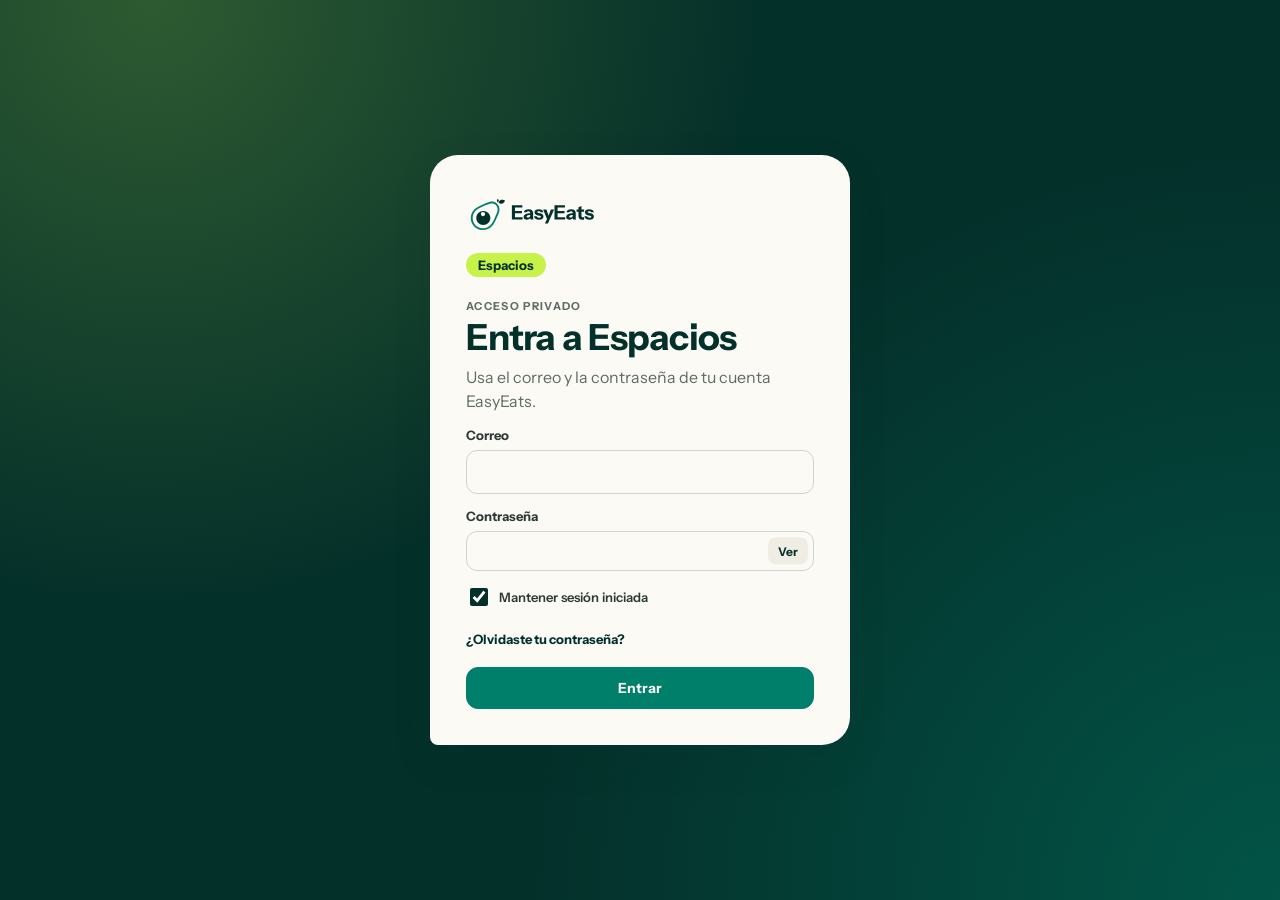
<file: superadmin.html>
<!DOCTYPE html><html lang="es"><head><meta charSet="utf-8"/><meta name="viewport" content="width=device-width, initial-scale=1"/><link rel="stylesheet" href="/_next/static/css/index.JF6Mq5RB.css" data-rsc-css-href="/_next/static/css/index.JF6Mq5RB.css" data-precedence="vite-rsc/importer-resources"/><link rel="stylesheet" href="/_next/static/css/access-gate.BZqxLiGZ.css" data-precedence="vite-rsc/client-reference"/><link rel="modulepreload" fetchPriority="low" href="/_next/static/chunks/index-DXHSCfSy.js"/><script src="/_next/static/chunks/rolldown-runtime-C60lm6uB.js" type="module" async=""></script><script src="/_next/static/chunks/framework-BgSIrAUN.js" type="module" async=""></script><script src="/_next/static/chunks/navigation-errors-Z9ybshnb.js" type="module" async=""></script><link rel="modulepreload" href="/_next/static/chunks/layout-segment-context-B-CSL7as.js" crossorigin=""/><link rel="modulepreload" href="/_next/static/chunks/access-gate-BkcD4aqL.js" crossorigin=""/><link rel="modulepreload" href="/_next/static/chunks/client-C0A-2jam.js" crossorigin=""/><title>EasyEats Espacios</title><meta name="description" content="Espacios, un producto de EasyEats para nutriólogos. Agenda, consultorio y análisis de tu práctica."/><meta name="application-name" content="Espacios EasyEats"/><link rel="shortcut icon" href="/favicon.svg"/><link rel="icon" href="/favicon.svg"/><link rel="apple-touch-icon" href="/apple-touch-icon.png"/><link rel="manifest" href="/manifest.webmanifest"/><meta name="mobile-web-app-capable" content="yes"/><meta name="apple-mobile-web-app-title" content="Espacios EasyEats"/><meta name="apple-mobile-web-app-status-bar-style" content="default"/><meta name="theme-color" content="#04302A"/><script>Object.assign(((self[Symbol.for("vinext.navigationRuntime")]??={bootstrap:{routeManifest:null},functions:{}}).bootstrap.rsc??={rsc:[]}),{params:{},nav:{"pathname":"/superadmin","searchParams":[]}})</script><link rel="modulepreload" href="/_next/static/chunks/index-DXHSCfSy.js" />
</head><body><div class="gate"><section class="gate-card"><img class="gate-brand" src="/brand/easyeats-horizontal.svg" alt="EasyEats" width="872" height="320"/><p class="gate-product">Espacios</p><p class="gate-status" role="status">Verificando tu acceso…</p></section></div><script type="module" src="/_next/static/chunks/index-DXHSCfSy.js" id="_R_" async=""></script><script>((self[Symbol.for("vinext.navigationRuntime")]??={bootstrap:{routeManifest:null},functions:{}}).bootstrap.rsc??={rsc:[]}).rsc.push("2:I[\"f9f6c27b3712\",[],\"AccessGate\",1]\n")</script><script>((self[Symbol.for("vinext.navigationRuntime")]??={bootstrap:{routeManifest:null},functions:{}}).bootstrap.rsc??={rsc:[]}).rsc.push("3:I[\"8c0f216c4604\",[],\"Children\",1]\n")</script><script>((self[Symbol.for("vinext.navigationRuntime")]??={bootstrap:{routeManifest:null},functions:{}}).bootstrap.rsc??={rsc:[]}).rsc.push("4:I[\"593f344dc510\",[],\"GlobalErrorBoundary\",1]\n")</script><script>((self[Symbol.for("vinext.navigationRuntime")]??={bootstrap:{routeManifest:null},functions:{}}).bootstrap.rsc??={rsc:[]}).rsc.push("5:I[\"0b874ad30386\",[],\"default\",1]\n")</script><script>((self[Symbol.for("vinext.navigationRuntime")]??={bootstrap:{routeManifest:null},functions:{}}).bootstrap.rsc??={rsc:[]}).rsc.push("6:I[\"593f344dc510\",[],\"ErrorBoundary\",1]\n")</script><script>((self[Symbol.for("vinext.navigationRuntime")]??={bootstrap:{routeManifest:null},functions:{}}).bootstrap.rsc??={rsc:[]}).rsc.push("7:I[\"15c18cfaeeff\",[],\"LayoutSegmentProvider\",1]\n")</script><script>((self[Symbol.for("vinext.navigationRuntime")]??={bootstrap:{routeManifest:null},functions:{}}).bootstrap.rsc??={rsc:[]}).rsc.push("8:I[\"8c0f216c4604\",[],\"Slot\",1]\n")</script><script>((self[Symbol.for("vinext.navigationRuntime")]??={bootstrap:{routeManifest:null},functions:{}}).bootstrap.rsc??={rsc:[]}).rsc.push("9:I[\"9276801271d6\",[],\"AppRouterScrollTarget\",1]\n")</script><script>((self[Symbol.for("vinext.navigationRuntime")]??={bootstrap:{routeManifest:null},functions:{}}).bootstrap.rsc??={rsc:[]}).rsc.push("a:I[\"593f344dc510\",[],\"RedirectBoundary\",1]\n")</script><script>((self[Symbol.for("vinext.navigationRuntime")]??={bootstrap:{routeManifest:null},functions:{}}).bootstrap.rsc??={rsc:[]}).rsc.push(":HL[\"/_next/static/css/index.JF6Mq5RB.css\",\"style\"     ]\n")</script><script>((self[Symbol.for("vinext.navigationRuntime")]??={bootstrap:{routeManifest:null},functions:{}}).bootstrap.rsc??={rsc:[]}).rsc.push("0:{\"__route\":\"route:/superadmin\",\"__interceptionContext\":null,\"__layoutIds\":[\"layout:/\"],\"__rootLayout\":\"/\",\"__sourcePage\":\"/superadmin/page\",\"page:/superadmin\":\"$L1\",\"layout:/\":[[[[\"$\",\"link\",\"css:/_next/static/css/index.JF6Mq5RB.css\",{\"rel\":\"stylesheet\",\"precedence\":\"vite-rsc/importer-resources\",\"href\":\"/_next/static/css/index.JF6Mq5RB.css\",\"data-rsc-css-href\":\"/_next/static/css/index.JF6Mq5RB.css\"}],\"$undefined\"],[\"$\",\"html\",null,{\"lang\":\"es\",\"children\":[\"$\",\"body\",null,{\"children\":[\"$\",\"$L2\",null,{\"children\":[\"$\",\"$L3\",null,{}]}]}]}]],null],\"route:/superadmin\":[[[\"$\",\"meta\",null,{\"charSet\":\"utf-8\"}],[[\"$\",\"title\",\"0\",{\"children\":\"EasyEats Espacios\"}],[\"$\",\"meta\",\"1\",{\"name\":\"description\",\"content\":\"Espacios, un producto de EasyEats para nutriólogos. Agenda, consultorio y análisis de tu práctica.\"}],[\"$\",\"meta\",\"2\",{\"name\":\"application-name\",\"content\":\"Espacios EasyEats\"}],[\"$\",\"link\",\"3\",{\"rel\":\"shortcut icon\",\"href\":\"/favicon.svg\"}],[\"$\",\"link\",\"4\",{\"rel\":\"icon\",\"href\":\"/favicon.svg\"}],[\"$\",\"link\",\"5\",{\"rel\":\"apple-touch-icon\",\"href\":\"/apple-touch-icon.png\"}],[\"$\",\"link\",\"6\",{\"rel\":\"manifest\",\"href\":\"/manifest.webmanifest\"}],[\"$\",\"meta\",\"7\",{\"name\":\"mobile-web-app-capable\",\"content\":\"yes\"}],[\"$\",\"meta\",\"8\",{\"name\":\"apple-mobile-web-app-title\",\"content\":\"Espacios EasyEats\"}],[\"$\",\"meta\",\"9\",{\"name\":\"apple-mobile-web-app-status-bar-style\",\"content\":\"default\"}]],[[\"$\",\"meta\",\"0\",{\"name\":\"viewport\",\"content\":\"width=device-width, initial-scale=1\"}],[\"$\",\"meta\",\"1\",{\"name\":\"theme-color\",\"content\":\"#04302A\"}]]],[\"$\",\"$L4\",null,{\"fallback\":\"$5\",\"children\":[\"$\",\"$L6\",null,{\"fallback\":\"$5\",\"children\":[\"$\",\"$L7\",null,{\"providerId\":\"layout:/\",\"segmentMap\":{\"children\":[\"superadmin\"]},\"children\":[\"$\",\"$L8\",null,{\"id\":\"layout:/\",\"parallelSlots\":\"$undefined\",\"children\":[\"$\",\"$L9\",null,{\"children\":[\"$\",\"$La\",null,{\"children\":[[\"$\",\"$L7\",null,{\"providerId\":\"page:/superadmin\",\"segmentMap\":{\"children\":[\"__PAGE__\"]},\"children\":[\"$\",\"$L8\",null,{\"id\":\"page:/superadmin\"}]}],null]}]}]}]}]}]}],null,null],\"__layoutFlags\":{\"layout:/\":\"s\"},\"__artifactCompatibility\":{\"schemaVersion\":1,\"graphVersion\":\"app-route-graph:9aef6108113dbae8\",\"deploymentVersion\":\"fb44a305-e860-432a-8b1f-4da97590a38a\",\"appElementsSchemaVersion\":1,\"rscPayloadSchemaVersion\":1,\"rootBoundaryId\":\"/\",\"renderEpoch\":null},\"__renderObservation\":{\"schemaVersion\":1,\"output\":{\"kind\":\"app-rsc\",\"mountedSlotsFingerprint\":null,\"renderEpoch\":null,\"rootBoundaryId\":\"/\",\"routeId\":\"route:/superadmin\"},\"completeness\":\"partial\",\"boundaryOutcome\":{\"kind\":\"unknown\"},\"requestApis\":[{\"kind\":\"connection\",\"status\":\"unknown\"},{\"kind\":\"cookies\",\"status\":\"unknown\"},{\"kind\":\"draftMode\",\"status\":\"unknown\"},{\"kind\":\"headers\",\"status\":\"unknown\"},{\"kind\":\"params\",\"status\":\"unknown\"},{\"kind\":\"searchParams\",\"status\":\"unknown\"}],\"dynamicFetches\":[],\"cacheTags\":[\"/superadmin\",\"_N_T_/layout\",\"_N_T_/superadmin\",\"_N_T_/superadmin/layout\",\"_N_T_/superadmin/page\"],\"pathTags\":[\"/superadmin\"],\"cacheability\":\"unknown\",\"downgrade\":{\"target\":\"freshRender\",\"reasons\":[{\"code\":\"CP_DOWNGRADE_CACHEABILITY_UNKNOWN\",\"target\":\"freshRender\"},{\"code\":\"CP_DOWNGRADE_INCOMPLETE_OBSERVATION\",\"completeness\":\"partial\",\"target\":\"freshRender\"},{\"code\":\"CP_DOWNGRADE_UNKNOWN_REQUEST_API\",\"requestApi\":\"connection\",\"target\":\"freshRender\"},{\"code\":\"CP_DOWNGRADE_UNKNOWN_REQUEST_API\",\"requestApi\":\"cookies\",\"target\":\"freshRender\"},{\"code\":\"CP_DOWNGRADE_UNKNOWN_REQUEST_API\",\"requestApi\":\"draftMode\",\"target\":\"freshRender\"},{\"code\":\"CP_DOWNGRADE_UNKNOWN_REQUEST_API\",\"requestApi\":\"headers\",\"target\":\"freshRender\"},{\"code\":\"CP_DOWNGRADE_UNKNOWN_REQUEST_API\",\"requestApi\":\"params\",\"target\":\"freshRender\"},{\"code\":\"CP_DOWNGRADE_UNKNOWN_REQUEST_API\",\"requestApi\":\"searchParams\",\"target\":\"freshRender\"}],\"fallback\":{\"kind\":\"breakerFallback\",\"code\":\"CP_PRIVATE_DYNAMIC_DOWNGRADE\",\"mode\":\"renderFresh\",\"scope\":\"affectedOutput\",\"fields\":{\"reasonCodes\":[\"CP_DOWNGRADE_CACHEABILITY_UNKNOWN\",\"CP_DOWNGRADE_INCOMPLETE_OBSERVATION\",\"CP_DOWNGRADE_UNKNOWN_REQUEST_API\",\"CP_DOWNGRADE_UNKNOWN_REQUEST_API\",\"CP_DOWNGRADE_UNKNOWN_REQUEST_API\",\"CP_DOWNGRADE_UNKNOWN_REQUEST_API\",\"CP_DOWNGRADE_UNKNOWN_REQUEST_API\",\"CP_DOWNGRADE_UNKNOWN_REQUEST_API\"],\"target\":\"freshRender\"}},\"isPublicCacheCandidate\":false}}}\n")</script><script>((self[Symbol.for("vinext.navigationRuntime")]??={bootstrap:{routeManifest:null},functions:{}}).bootstrap.rsc??={rsc:[]}).rsc.push("b:I[\"d2c4efc7380e\",[],\"default\",1]\n")</script><script>((self[Symbol.for("vinext.navigationRuntime")]??={bootstrap:{routeManifest:null},functions:{}}).bootstrap.rsc??={rsc:[]}).rsc.push("1:[\"$\",\"$Lb\",null,{\"params\":\"$@c\",\"searchParams\":\"$@d\"}]\n")</script><script>((self[Symbol.for("vinext.navigationRuntime")]??={bootstrap:{routeManifest:null},functions:{}}).bootstrap.rsc??={rsc:[]}).rsc.push("c:{}\n")</script><script>((self[Symbol.for("vinext.navigationRuntime")]??={bootstrap:{routeManifest:null},functions:{}}).bootstrap.rsc??={rsc:[]}).rsc.push("d:{}\n")</script><script>Object.assign(((self[Symbol.for("vinext.navigationRuntime")]??={bootstrap:{routeManifest:null},functions:{}}).bootstrap.rsc??={rsc:[]}),{"initialCacheKind":"dynamic"});((self[Symbol.for("vinext.navigationRuntime")]??={bootstrap:{routeManifest:null},functions:{}}).bootstrap.rsc??={rsc:[]}).done=true</script></body></html>
</file>
<file: _next/static/css/index.JF6Mq5RB.css>
@font-face{font-family:Instrument Sans;font-style:normal;font-weight:400;font-display:swap;src:url(/fonts/instrument-sans-400.ttf)format("truetype")}@font-face{font-family:Instrument Sans;font-style:normal;font-weight:500;font-display:swap;src:url(/fonts/instrument-sans-500.ttf)format("truetype")}@font-face{font-family:Instrument Sans;font-style:normal;font-weight:600;font-display:swap;src:url(/fonts/instrument-sans-600.ttf)format("truetype")}@font-face{font-family:Instrument Sans;font-style:normal;font-weight:700;font-display:swap;src:url(/fonts/instrument-sans-700.ttf)format("truetype")}:root{--brand-green:#00806a;--brand-ink:#04302a;--brand-paper:#fbfaf5;--brand-lime:#c6f24a;--brand-neutral:#6b807b;--arena:#efede4;--slate:#2c3a36;--petrol:#1f5f6b;--petrol-tint:#e8f0f1;--surface:var(--arena);--nav:var(--brand-ink);--nav-deep:var(--brand-ink);--ink:var(--slate);--muted:#5e6b66;--line:color-mix(in srgb,var(--brand-neutral) 30%,var(--brand-paper));--bg:var(--brand-paper);--card:var(--brand-paper);--warm:var(--brand-paper);--coral:var(--brand-ink);--coral-ink:var(--brand-ink);--coral-tint:var(--surface);--income:var(--brand-ink);--citrus:var(--petrol-tint);--citrus-line:color-mix(in srgb,var(--petrol) 22%,var(--brand-paper));--ok:var(--brand-ink);--ok-tint:var(--surface);--warn:var(--brand-ink);--warn-tint:var(--surface);--courtesy:var(--brand-ink);--courtesy-tint:var(--surface);--danger:var(--brand-ink);--danger-tint:var(--surface);--focus:var(--brand-green);--shadow:0 14px 40px #04302a1a;--side:246px}*{box-sizing:border-box}html,body{background:var(--bg);min-height:100%;color:var(--ink);font-variant-numeric:tabular-nums;-webkit-font-smoothing:antialiased;margin:0;font-family:Instrument Sans,ui-sans-serif,system-ui,sans-serif}button,input,select{font:inherit;color:inherit}button{cursor:pointer}:focus-visible{outline:3px solid var(--focus);outline-offset:2px}.money-input:focus-within,.amount-field:focus-within,.table-money-input:focus-within,.password-wrap:focus-within,.profit-input>div:focus-within,.allocation-table label>div:focus-within,.profit-split label>div:focus-within{outline:3px solid var(--focus);outline-offset:2px}:is(.money-input input:focus-visible,.amount-field input:focus-visible,.table-money-input input:focus-visible,.password-wrap input:focus-visible,.profit-input input:focus-visible,.allocation-table input:focus-visible,.profit-split input:focus-visible){outline:none}h1,h2,h3,h4{letter-spacing:-.02em;margin:0}p{margin:0}ul{margin:0;padding:0;list-style:none}.muted{color:var(--muted)}.app{min-height:100vh;display:flex}.sidebar{width:var(--side);background:var(--nav);color:var(--brand-paper);z-index:20;flex-direction:column;gap:6px;padding:16px 12px;transition:width .18s;display:flex;position:fixed;inset:0 auto 0 0}.is-collapsed .sidebar{width:70px}.side-top{align-items:center;gap:8px;padding:4px 6px 14px;display:flex}.brand{align-items:center;gap:10px;min-width:0;display:flex}.brand>span{background:var(--brand-paper);border-radius:11px;flex:none;place-items:center;width:36px;height:36px;font-size:20px;display:grid}.brand strong{white-space:nowrap;font-size:16px;line-height:1.1;display:block}.brand small{opacity:.7;white-space:nowrap;font-size:11px;display:block}.side-toggle{color:inherit;background:0 0;border:0;border-radius:9px;flex:none;place-items:center;width:34px;height:34px;margin-left:auto;display:grid}.side-toggle:hover{background:#fbfaf51f}.is-collapsed .brand>div,.is-collapsed .side-link span,.is-collapsed .side-account span{display:none}.is-collapsed .side-top{flex-direction:column;gap:10px;padding-bottom:12px}.is-collapsed .side-toggle{margin:0}.sidebar nav{gap:3px;display:grid}.side-link{color:var(--brand-paper);text-align:left;white-space:nowrap;background:0 0;border:0;border-radius:11px;align-items:center;gap:12px;padding:11px 12px;font-size:14.5px;font-weight:600;display:flex}.side-link:hover{color:var(--brand-paper);background:#fbfaf51a}.side-link.active{color:var(--brand-paper);background:#fbfaf52b}.side-link svg{flex:none}.is-collapsed .side-link,.is-collapsed .side-account{justify-content:center;padding:11px 0}.side-account{color:inherit;text-align:left;background:0 0;border:0;border-radius:12px;align-items:center;gap:11px;min-width:0;margin-top:auto;padding:10px;display:flex}.side-account:hover,.side-account.active{background:#fbfaf51a}.side-account i{width:34px;height:34px;color:var(--brand-paper);border-radius:50%;flex:none;place-items:center;font-size:12px;font-style:normal;font-weight:800;display:grid}.side-account strong{white-space:nowrap;text-overflow:ellipsis;font-size:13.5px;display:block;overflow:hidden}.side-account small{opacity:.7;font-size:11.5px;display:block}.content{margin-left:var(--side);flex:1;min-width:0;transition:margin .18s}.is-collapsed .content{margin-left:70px}.topbar{z-index:15;-webkit-backdrop-filter:blur(10px);backdrop-filter:blur(10px);border-bottom:1px solid var(--line);background:#fbfaf5eb;align-items:center;gap:14px;height:62px;padding:0 clamp(16px,3vw,32px);display:flex;position:sticky;top:0}.topbar>strong{font-size:16px}.topbar .btn{margin-left:0}.admin-return-link{color:var(--brand-ink);border:1px solid var(--line);background:var(--card);white-space:nowrap;border-radius:10px;align-items:center;gap:7px;margin-left:auto;padding:8px 11px;font-size:12px;font-weight:800;text-decoration:none;display:inline-flex}.admin-return-link:hover{background:var(--surface)}main{max-width:1240px;padding:26px clamp(16px,3vw,32px) 90px}.is-collapsed main{max-width:none}.loading{color:var(--muted);padding:60px 4px;font-weight:600}.tabbar{display:none}.greeting{justify-content:space-between;align-items:flex-end;gap:20px;margin-bottom:20px;display:flex}.greeting h1{color:var(--nav);font-size:clamp(28px,4vw,40px);line-height:1.05}.greeting p{color:var(--muted);margin-top:7px;font-size:16px}.kicker{letter-spacing:.12em;text-transform:uppercase;color:var(--muted);margin:0;font-size:11px;font-weight:800}.btn{white-space:nowrap;border:1px solid #0000;border-radius:12px;justify-content:center;align-items:center;gap:8px;padding:11px 16px;font-size:14px;font-weight:700;display:inline-flex}.btn.sm{border-radius:10px;padding:7px 12px;font-size:13px}.btn.primary{background:var(--nav);border-color:var(--nav);color:var(--brand-paper)}.btn.primary:hover{background:var(--nav-deep)}.btn.ghost{background:var(--card);border-color:var(--line);color:var(--ink)}.btn.ghost:hover{background:var(--surface)}.btn.danger{background:var(--danger);border-color:var(--danger);color:var(--brand-paper)}.btn.danger:hover{background:var(--brand-ink)}.btn.ghost.danger-text{color:var(--danger)}.btn.ghost.danger-text:hover{background:var(--danger-tint);border-color:var(--surface)}.btn:disabled{opacity:.5;cursor:not-allowed}.btn.full{width:100%}.link{color:var(--nav);background:0 0;border:0;border-radius:8px;align-self:flex-start;padding:6px 2px;font-size:13.5px;font-weight:800}.link:hover{text-decoration:underline}.link.on-dark{color:var(--brand-paper);text-decoration:underline}.card{background:var(--card);border:1px solid var(--line);border-radius:20px;padding:20px}.card-head{justify-content:space-between;align-items:flex-start;gap:12px;margin-bottom:6px;display:flex}.card-head h2{font-size:19px}.card-head>b,.card h3>b{background:var(--surface);color:var(--muted);border-radius:99px;padding:3px 11px;font-size:13px;font-weight:700}.card-lead{color:var(--muted);margin-top:8px;font-size:14.5px;line-height:1.5}.stack-cards{gap:16px;display:grid}main>section.card,main>aside.card{margin-bottom:16px}.collapsible-card{overflow:hidden}.collapse-summary{cursor:pointer;justify-content:space-between;align-items:center;gap:16px;min-height:48px;list-style:none;display:flex}.collapse-summary::-webkit-details-marker{display:none}.collapse-summary h2{font-size:19px}.collapse-summary small{color:var(--muted);margin-top:4px;font-size:13px;display:block}.collapse-chevron{border:1px solid var(--line);background:var(--surface);border-radius:50%;flex:none;place-items:center;width:38px;height:38px;transition:transform .2s;display:grid}.collapsible-card[open] .collapse-chevron{transform:rotate(90deg)}.collapse-body{padding-top:10px}.home-hero{background:var(--card);color:var(--ink);border:1px solid var(--line);border-left:4px solid var(--brand-green);border-radius:16px;justify-content:space-between;align-items:flex-end;gap:20px;margin-bottom:16px;padding:clamp(20px,3.2vw,30px);display:flex;position:relative}.home-hero h1{letter-spacing:-.03em;color:var(--ink);font-size:clamp(28px,3.6vw,40px)}.home-hero p{color:var(--muted);margin-top:6px;font-size:15px}.hero-kicker{color:var(--brand-green);letter-spacing:.16em;text-transform:uppercase;margin-bottom:10px;font-size:11.5px;font-weight:800;display:block}.hero-stamp{z-index:1;color:var(--brand-lime);text-align:center;border:1px solid #c6f24a99;border-radius:50%;place-items:center;width:92px;height:92px;font-weight:800;line-height:1.1;display:grid;position:relative;transform:rotate(-7deg)}.home-stats{grid-template-columns:repeat(4,minmax(0,1fr));gap:12px;margin-bottom:18px;display:grid}.home-stats button{text-align:left;border:1px solid var(--line);background:var(--card);border-radius:14px;min-width:0;padding:14px 16px;display:block}.home-stats button:hover{border-color:var(--petrol);background:var(--petrol-tint)}.home-stats small{letter-spacing:.1em;text-transform:uppercase;color:var(--petrol);font-size:11px;font-weight:800;display:block}.home-stats strong{letter-spacing:-.02em;color:var(--ink);margin:6px 0 2px;font-size:clamp(20px,2.4vw,26px);display:block}.home-stats i{color:var(--muted);font-size:12.5px;font-style:normal}.panel-footnote{text-align:center;letter-spacing:.14em;text-transform:uppercase;color:var(--muted);margin:28px 0 8px;font-size:12px}.editorial{background:linear-gradient(100deg,var(--coral-tint),var(--warm));border:1px solid var(--surface);border-radius:20px;align-items:center;gap:20px;margin-bottom:18px;padding:22px 24px;display:flex;overflow:hidden}.editorial span{letter-spacing:.14em;text-transform:uppercase;color:var(--coral-ink);margin-bottom:8px;font-size:11px;font-weight:800;display:block}.editorial strong{letter-spacing:-.02em;max-width:36ch;font-size:clamp(18px,2.4vw,24px);line-height:1.25;display:block}.editorial i{background:radial-gradient(circle at 26% 34%,var(--citrus) 0 17px,transparent 18px), radial-gradient(circle at 62% 60%,var(--coral) 0 22px,transparent 23px), radial-gradient(circle at 84% 28%,var(--nav) 0 12px,transparent 13px), var(--card);border-radius:16px;flex:none;width:120px;height:76px;margin-left:auto}.home-grid{grid-template-columns:1.1fr .9fr;align-items:start;gap:16px;display:grid}.home-today{background:var(--card);border:2px solid var(--brand-green);grid-area:1/2/span 5;box-shadow:0 8px 24px #1f5f6b1a}.home-today h2{color:var(--petrol)}.home-next,.public-requests,.home-todo,.home-income,.home-cta{grid-column:1}.home-income{background:var(--income);color:var(--brand-paper);border-color:#0000;flex-direction:column;grid-column:1;gap:6px;display:flex}.home-income .kicker{color:#fbfaf5d1}.home-income .amount{letter-spacing:-.03em;font-size:clamp(28px,3.6vw,38px);line-height:1}.home-income .meta{color:#fbfaf5db;font-size:13.5px}.home-todo{background:var(--citrus);border-color:var(--citrus-line)}.home-cta{text-align:left;background:linear-gradient(135deg,var(--nav),var(--nav-deep));color:var(--brand-paper);border-color:#0000;align-items:center;gap:14px;width:100%;display:flex}.home-cta .cta-icon{background:#fbfaf529;border-radius:14px;flex:none;place-items:center;width:46px;height:46px;display:grid}.home-cta strong{font-size:17px;display:block}.home-cta small{color:#fbfaf5cc;margin-top:3px;font-size:12.5px;display:block}.home-cta:hover{filter:brightness(1.08)}.home-next{background:var(--warm)}.public-requests{border-left:4px solid var(--brand-green)}.public-requests ul{gap:9px;margin-top:14px;display:grid}.public-requests li{background:var(--surface);border-radius:13px;justify-content:space-between;align-items:center;gap:16px;padding:13px 14px;display:flex}.public-requests li div{gap:3px;display:grid}.public-requests li small{color:var(--muted)}.public-requests li>span{flex-wrap:wrap;gap:7px;display:flex}.share-schedule{border-left:4px solid var(--brand-green);gap:12px;display:grid}.share-schedule>p:not(.kicker){color:var(--muted);line-height:1.5}.share-schedule code{overflow-wrap:anywhere;background:var(--surface);border-radius:11px;padding:12px;font-size:13px;display:block}.share-schedule .btn{justify-self:start}.availability-card{gap:12px;display:grid}.availability-week{gap:8px;display:grid}.availability-week>div{border-bottom:1px solid var(--line);grid-template-columns:minmax(145px,1fr) 110px auto 110px auto;align-items:center;gap:9px;padding:9px 0;display:grid}.availability-week>div.is-off{opacity:.62}.availability-toggle{align-items:center;gap:9px;display:flex}.availability-toggle input{width:18px;height:18px;accent-color:var(--brand-green)}.availability-week input[type=time]{border:1px solid var(--line);background:var(--card);border-radius:10px;padding:9px}.three-col{grid-template-columns:1.5fr 1fr 1fr;gap:12px;display:grid}.global-warning{color:#674400;background:#fff4dc;border-radius:11px;padding:11px 13px;font-size:13px;line-height:1.45}.active-blocks{gap:8px;margin-top:8px;display:grid}.active-blocks h3{font-size:15px}.active-blocks article{border:1px solid var(--line);border-radius:12px;justify-content:space-between;align-items:center;gap:12px;padding:11px 13px;display:flex}.active-blocks strong,.active-blocks small{display:block}.active-blocks small{color:var(--muted);margin-top:3px}@media (max-width:650px){.public-requests li{flex-direction:column;align-items:flex-start}.public-requests li>span{width:100%}.public-requests li>span .btn{flex:1}}.delta{font-size:13px;font-weight:700}.delta.up,.delta.down{color:var(--brand-paper)}.delta.flat{color:#fbfaf5c7;font-weight:600}.accent-mix .delta.flat,.card:not(.accent-income):not(.home-income) .delta.flat{color:var(--muted)}.metric .delta.up{color:var(--brand-paper)}.empty-inline{color:var(--muted);flex-direction:column;align-items:flex-start;gap:4px;margin-top:10px;font-size:14px;display:flex}.allclear{margin-top:10px;font-size:16px;font-weight:750}.todo{gap:8px;margin-top:12px;display:grid}.todo li{background:#fbfaf59e;border:1px solid #04302a24;border-radius:13px;align-items:center;gap:12px;padding:11px 13px;display:flex}.todo li.risk{background:var(--danger-tint);border-color:var(--surface)}.todo-body{flex-direction:column;flex:1;gap:2px;min-width:0;display:flex}.todo-body strong{font-size:13.5px}.todo-body small{color:var(--brand-ink);font-size:12px}.todo li.risk .todo-body small{color:var(--brand-ink)}.toolbar{flex-wrap:wrap;justify-content:space-between;align-items:center;gap:14px;margin-bottom:14px;display:flex}.segmented{background:var(--surface);border-radius:12px;gap:3px;padding:3px;display:inline-flex}.segmented button{color:var(--muted);background:0 0;border:0;border-radius:9px;align-items:center;gap:6px;padding:8px 13px;font-size:13px;font-weight:700;display:inline-flex}.segmented button.on{background:var(--card);color:var(--nav);box-shadow:0 1px 3px #04302a1f}.week-nav{align-items:center;gap:5px;display:flex}.week-nav>button{border:1px solid var(--line);background:var(--card);min-width:34px;height:34px;color:var(--nav);border-radius:10px;justify-content:center;align-items:center;padding:0 6px;display:inline-flex}.week-nav>button:hover{background:var(--surface)}.week-nav .dbl svg:first-child{margin-right:-11px}.week-label{min-width:172px;font-size:14px;font-weight:700;padding:0 12px!important}.filters{flex-wrap:wrap;align-items:center;gap:8px;margin-bottom:14px;display:flex}.filters>span{letter-spacing:.1em;text-transform:uppercase;color:var(--muted);font-size:11.5px;font-weight:800}.filters button{border:1px solid var(--line);background:var(--card);color:var(--muted);border-radius:99px;align-items:center;gap:7px;padding:6px 13px;font-size:13px;font-weight:600;display:inline-flex}.filters button b{background:var(--surface);border-radius:99px;padding:1px 8px;font-size:12px}.filters button.on{background:var(--nav);border-color:var(--nav);color:var(--brand-paper)}.filters button.on b{background:#fbfaf533}.patient-group{border-radius:24px;padding:0}.patient-group>.collapse-summary{padding:18px 22px}.patient-group>.collapse-body{padding:0 22px 18px}.patient-group:first-child{background:var(--brand-ink);color:var(--brand-paper);border-color:var(--brand-ink)}.patient-group:first-child .collapse-summary small,.patient-group:first-child .row-body small{color:#fbfaf5b8}.patient-group:first-child .collapse-chevron{background:var(--brand-lime);border-color:var(--brand-lime);color:var(--brand-ink)}.patient-group:first-child .rows li{border-color:#fbfaf52e}.patient-group:first-child .row.static:hover{background:0 0}.patient-group:nth-child(2){border-top:6px solid var(--brand-lime)}.new-patient-form{gap:16px;display:grid}.new-patient-form input{border:1px solid var(--brand-neutral);background:var(--brand-paper);border-radius:12px;width:100%;min-height:50px;padding:12px 14px}.new-patient-actions{flex-wrap:wrap;justify-content:flex-end;gap:10px;margin-top:4px;display:flex}.form-error{color:#9b2c2c;background:#fff1ef;border-radius:10px;padding:10px 12px;font-size:13px}.picker{background:var(--card);border:1px solid var(--line);max-width:340px;box-shadow:var(--shadow);border-radius:16px;margin-bottom:14px;padding:14px}.picker-head{align-items:center;gap:8px;margin-bottom:12px;display:flex}.picker-head strong{text-align:center;flex:1;font-size:15px}.picker-head button{border:1px solid var(--line);background:var(--card);width:30px;height:30px;color:var(--nav);border-radius:9px;place-items:center;display:grid}.picker-close{margin-left:4px}.picker-months{grid-template-columns:repeat(4,1fr);gap:6px;display:grid}.picker-months button{border:1px solid var(--line);background:var(--card);border-radius:10px;padding:9px 0;font-size:13px;font-weight:600}.picker-months button:hover{background:var(--nav);border-color:var(--nav);color:var(--brand-paper)}.week-card{padding:14px;overflow-x:auto}.week-grid{grid-template-columns:60px repeat(7,minmax(116px,1fr));gap:5px;min-width:900px;display:grid}.wg-head{flex-direction:column;align-items:center;gap:2px;padding:6px 0 10px;display:flex}.wg-head small{color:var(--muted);text-transform:uppercase;letter-spacing:.06em;font-size:11px;font-weight:800}.wg-head strong{font-size:18px}.wg-head.is-today strong{background:var(--nav);color:var(--brand-paper);border-radius:50%;place-items:center;width:30px;height:30px;display:grid}.wg-hour{color:var(--muted);justify-content:flex-end;align-items:flex-start;padding:3px 8px 0 0;font-size:12px;font-weight:700;display:flex}.cell{text-align:left;border:1px solid #0000;border-radius:12px;flex-direction:column;justify-content:center;padding:6px 9px;display:flex;overflow:hidden}.cell.free{background:var(--surface);border-style:dashed;border-color:var(--line);color:var(--brand-neutral);align-items:center}.cell.free:hover:not(:disabled){background:var(--surface);border-color:var(--nav);color:var(--nav)}.cell.free:disabled{background:var(--surface);cursor:default;border-color:#0000}.cell.free:disabled svg{display:none}.cell.mine{border-left-style:solid;border-left-width:4px;align-items:flex-start;gap:2px}.cell.mine strong{font-size:13px;line-height:1.25}.cell.mine small{color:var(--muted);font-size:12.5px}.cell.mine:hover{filter:brightness(.97)}.cell.mine.at-risk{box-shadow:0 0 0 2px var(--danger) inset}.cell-tags{gap:4px;margin-top:4px;display:flex}.dot{border-radius:50%;width:7px;height:7px;display:block}.dot.courtesy{background:var(--courtesy)}.dot.warn{background:var(--citrus-line)}.dot.risk{background:var(--danger)}.cell.peer{background:repeating-linear-gradient(135deg,var(--surface),var(--surface) 6px,var(--surface) 6px,var(--surface) 12px);color:var(--muted);align-items:center;gap:1px}.cell.peer small{text-align:center;font-size:13px;font-weight:800;line-height:1.2}.cell.peer.tentative{background:repeating-linear-gradient(135deg,var(--surface),var(--surface) 6px,var(--surface) 6px,var(--surface) 12px);border:1px dashed var(--citrus-line);color:var(--warn)}.cell.peer.tentative:hover:not(:disabled){background:var(--citrus);color:var(--ink)}.cell.peer em{letter-spacing:.02em;font-size:11px;font-style:normal;font-weight:700}.capacity-note{color:var(--muted);align-items:center;gap:8px;margin-top:12px;font-size:13px;display:flex}.day-list{display:none}.rows{flex-direction:column;margin-top:10px;display:flex}.rows li{border-top:1px solid #04302a17}.rows li:first-child{border-top:0}.row{text-align:left;background:0 0;border:0;border-radius:12px;align-items:center;gap:12px;width:100%;padding:11px 5px;display:flex}.row:hover{background:#fbfaf599}.row.static{cursor:default}.row.static:hover{background:0 0}.row.is-cancelled{opacity:.72}.row.is-cancelled .row-body strong{color:var(--muted);text-decoration:line-through}.row-avatar{width:36px;height:36px;color:var(--brand-paper);border-radius:50%;flex:none;place-items:center;font-size:12px;font-weight:800;display:grid}.row-avatar.neutral{background:var(--line);color:var(--nav)}.row-time{flex:none;width:44px;font-size:14px;font-weight:800}.row-body{flex-direction:column;flex:1;gap:2px;min-width:0;display:flex}.row-body strong{font-size:14px}.row-body small{color:var(--muted);font-size:12px}.row-tags{flex-wrap:wrap;gap:5px;display:flex}.row>svg{color:var(--muted);flex:none}.peer-list{gap:6px;margin-top:10px;display:grid}.peer-list li{color:var(--muted);background:var(--surface);border-radius:10px;align-items:center;gap:8px;padding:9px 12px;font-size:13px;display:flex}.peer-list li>span{flex:none;width:44px;font-weight:700}.peer-list li.tentative{background:var(--surface);color:var(--warn)}.peer-list em{font-size:11.5px;font-style:normal}.peer-list .link{margin-left:auto;padding:0}.metric-row{grid-template-columns:repeat(3,1fr);gap:16px;margin-bottom:16px;display:grid}.metric{flex-direction:column;gap:7px;display:flex}.metric>span{letter-spacing:.09em;text-transform:uppercase;color:var(--muted);font-size:11.5px;font-weight:800}.metric>strong{letter-spacing:-.03em;font-size:32px;line-height:1}.metric>strong em{color:var(--muted);font-size:16px;font-style:normal;font-weight:600}.metric>small{color:var(--muted);font-size:13px}.accent-income{background:var(--income);color:var(--brand-paper);border-color:#0000}.accent-income>span,.accent-income>small{color:#fbfaf5e6}.accent-hours{background:var(--coral-tint);border-color:var(--surface)}.accent-hours>strong{color:var(--coral-ink)}.accent-mix{background:var(--warm)}.spark{align-items:flex-end;gap:7px;height:46px;margin-top:auto;display:flex}.spark span{background:#fbfaf599;border-radius:5px 5px 0 0;flex:1;min-height:5px}.stack{border-radius:99px;gap:2px;height:14px;margin:4px 0;display:flex;overflow:hidden}.stack i.a,.legend i.a{background:var(--nav)}.stack i.b,.legend i.b{background:var(--citrus)}.legend{gap:7px;font-size:13px;display:grid}.legend li{align-items:center;gap:8px;display:flex}.legend i{border-radius:3px;flex:none;width:10px;height:10px}.legend b{margin-left:auto}.mini-metrics{grid-template-columns:repeat(auto-fit,minmax(140px,1fr));gap:14px;margin-top:16px;display:grid}.mini-metrics>div{border:1px solid var(--line);border-radius:14px;padding:14px}.mini-metrics strong{letter-spacing:-.02em;font-size:23px;display:block}.mini-metrics small{color:var(--muted);margin-top:4px;font-size:12px;display:block}.reasons{gap:7px;margin-top:14px;display:grid}.reasons li{background:var(--surface);border:1px solid var(--surface);border-radius:11px;justify-content:space-between;align-items:center;gap:12px;padding:10px 13px;font-size:14px;display:flex}.reasons b{background:var(--courtesy-tint);color:var(--brand-ink);border-radius:99px;padding:2px 10px;font-size:13px}.advice{background:var(--citrus);border-color:var(--citrus-line)}.advice-head{align-items:center;gap:9px;margin-bottom:9px;display:flex}.advice p{line-height:1.55}.field{border:0;margin:14px 0 0;padding:0;display:block}.field>span,.field>legend{margin-bottom:7px;padding:0;font-size:13px;font-weight:700;display:block}.field .hint,.hint{color:var(--muted);font-size:13px;line-height:1.45}.field .hint{margin-bottom:9px}.field input,.field select,.inline-input{border:1px solid var(--line);background:var(--card);border-radius:11px;width:100%;padding:11px 12px}.inline-input{margin-top:9px}.money-input{border:1px solid var(--line);background:var(--card);border-radius:11px;align-items:center;gap:6px;padding:0 12px;display:flex}.money-input i{color:var(--muted);font-style:normal}.money-input input{border:0;padding:11px 0}.money-input b{color:var(--muted);font-size:11px}.two-col{grid-template-columns:1fr 1fr;gap:14px;display:grid}.swatches{flex-wrap:wrap;gap:9px;display:flex}.swatch{width:36px;height:36px;color:var(--brand-paper);border:2px solid #0000;border-radius:50%;place-items:center;display:grid}.swatch.on{border-color:var(--ink);box-shadow:0 0 0 3px var(--brand-paper) inset}.facts{margin-top:12px;display:grid}.facts li{border-top:1px solid var(--line);justify-content:space-between;align-items:center;gap:14px;padding:12px 0;display:flex}.facts li:first-child{border-top:0}.facts span{color:var(--muted);font-size:14px}.facts b.soon{background:var(--surface);color:var(--muted);border-radius:99px;padding:4px 11px;font-size:12px}.facts b.linked{background:var(--brand-green);color:#0c2a24;border-radius:99px;padding:4px 11px;font-size:12px;font-weight:800}.backdrop{z-index:60;background:#04302a8c;place-items:center;padding:20px;display:grid;position:fixed;inset:0;overflow:auto}.backdrop-close{cursor:default;background:0 0;border:0;position:fixed;inset:0}.modal{background:var(--card);box-shadow:var(--shadow);border-radius:22px;width:min(540px,100%);padding:22px;position:relative}.modal>header{justify-content:space-between;gap:16px;margin-bottom:6px;display:flex}.modal h2{font-size:22px}.modal header p{color:var(--muted);margin-top:5px;font-size:14px}.modal header>button{background:var(--surface);width:34px;height:34px;color:var(--muted);border:0;border-radius:50%;flex:none;place-items:center;display:grid}.modal-lead{color:var(--muted);margin-top:10px;font-size:14px;line-height:1.5}.chips{flex-wrap:wrap;gap:7px;display:flex}.chips.wrap{max-height:132px;overflow-y:auto}.chips button{border:1px solid var(--line);background:var(--card);border-radius:11px;padding:9px 14px;font-size:14px;font-weight:600}.chips button.on{background:var(--nav);border-color:var(--nav);color:var(--brand-paper)}.courtesy-note{background:var(--courtesy-tint);border:1px solid var(--line);color:var(--brand-ink);border-radius:12px;margin-top:12px;padding:12px 14px;font-size:13px;line-height:1.5}.adjust-toggle{color:var(--nav);background:0 0;border:0;align-items:center;gap:8px;margin-top:16px;padding:6px 0;font-size:13px;font-weight:700;display:flex}.adjust-toggle:hover{text-decoration:underline}.adjust{border:1px solid var(--line);border-radius:14px;margin-top:6px;padding:4px 14px 16px}.sheet-summary{background:var(--surface);border:1px solid var(--line);border-radius:14px;flex-wrap:wrap;align-items:baseline;gap:10px;margin-top:16px;padding:14px;display:flex}.sheet-summary>span{color:var(--muted);font-size:13px}.sheet-summary>strong{font-size:18px}.sheet-summary>small{width:100%;color:var(--muted);font-size:12px;line-height:1.45}.sheet-actions{justify-content:flex-end;gap:10px;margin-top:18px;display:flex}.sheet-actions.wrapped{flex-wrap:wrap}.sheet-actions.wrapped .btn.primary{margin-left:auto}.errors{background:var(--danger-tint);border:1px solid var(--surface);color:var(--brand-ink);border-radius:12px;margin-top:14px;padding:11px 14px;font-size:13px}.errors p{margin:3px 0}.details{grid-template-columns:1fr 1fr;gap:12px;margin:16px 0 0;display:grid}.details>div{border:1px solid var(--line);border-radius:13px;padding:12px}.details dt{color:var(--muted);font-size:12px}.details dd{margin:6px 0 0;font-weight:700}.details dd small{color:var(--muted);margin-top:6px;font-size:12px;font-weight:500;display:block}.act{border-top:1px solid var(--line);margin-top:20px;padding-top:18px}.act h4{letter-spacing:.1em;text-transform:uppercase;color:var(--muted);margin:0 0 11px;font-size:12px;font-weight:800}.act .modal-lead{margin:0 0 12px}.ok-line{color:var(--ok);align-items:center;gap:9px;font-size:14px;font-weight:650;display:flex}.sim-note{color:var(--muted);margin-top:9px;font-size:12.5px;line-height:1.45}.trail{gap:9px;display:grid}.trail li{grid-template-columns:86px 1fr;gap:12px;padding-left:14px;font-size:13.5px;display:grid;position:relative}.trail li:before{content:"";background:var(--line);border-radius:50%;width:7px;height:7px;position:absolute;top:8px;left:0}.trail li:last-child:before{background:var(--nav)}.trail span{color:var(--muted);font-size:12.5px}.consequence{background:var(--brand-paper);border:1px solid var(--line);border-radius:13px;margin-top:4px;padding:14px 16px}.consequence.warn{background:var(--warn-tint);border-color:var(--surface)}.consequence strong{margin-bottom:5px;font-size:14.5px;display:block}.consequence p{font-size:13.5px;line-height:1.5}.reslots{gap:16px;max-height:44vh;margin-top:16px;display:grid;overflow-y:auto}.reslots h4{margin:0 0 9px;font-size:13.5px}.reslot-hours{flex-wrap:wrap;gap:7px;display:flex}.reslot-hours button{border:1px dashed var(--line);background:var(--surface);color:var(--nav);border-radius:10px;min-height:40px;padding:9px 13px;font-size:13.5px;font-weight:700}.reslot-hours button:hover{background:var(--surface);border-style:solid}.pill{white-space:nowrap;border-radius:99px;align-items:center;padding:5px 10px;font-size:11px;font-weight:800;display:inline-flex}.pill.ok{background:var(--ok-tint);color:var(--brand-ink)}.pill.info{background:var(--petrol-tint);color:var(--petrol)}.pill.courtesy{background:var(--courtesy-tint);color:var(--brand-ink)}.pill.warn{background:var(--warn-tint);color:var(--warn)}.pill.danger{background:var(--danger-tint);color:var(--brand-ink)}.pill.sand,.pill.muted{background:var(--surface);color:var(--brand-ink)}.empty{text-align:center;color:var(--muted);padding:26px 10px}.empty>svg{color:var(--ok)}.empty strong{color:var(--ink);margin:8px 0 5px;display:block}@media (max-width:1100px){.home-grid{grid-template-columns:1.05fr .95fr}.metric-row{grid-template-columns:1fr}}@media (max-width:900px){.sidebar{display:none}.content,.is-collapsed .content{margin-left:0}.topbar .btn{display:none}.admin-return-link{justify-content:center;width:38px;height:38px;padding:0}.admin-return-link span,.week-card{display:none}.capacity-note{margin-top:0}.day-list{gap:12px;display:grid}.day-card h3{justify-content:space-between;align-items:center;gap:10px;font-size:16px;display:flex}.day-card.is-today{border-color:var(--nav);box-shadow:0 0 0 1px var(--nav)}.free-hours{flex-wrap:wrap;align-items:center;gap:7px;margin-top:12px;display:flex}.free-hours small{color:var(--muted);font-size:12px;font-weight:700}.free-hours button{border:1px dashed var(--line);background:var(--surface);color:var(--nav);border-radius:10px;min-height:40px;padding:9px 12px;font-size:13px;font-weight:700}.free-hours button:hover{background:var(--surface);border-style:solid}main{padding:20px 16px 96px}.home-grid{grid-template-columns:1fr}.home-today,.home-income,.home-cta,.home-todo,.home-next{grid-area:auto/1}.greeting{flex-direction:column;align-items:stretch}.greeting h1{font-size:30px}.editorial i{display:none}.week-nav{justify-content:space-between;width:100%}.week-label{flex:1;min-width:0}.segmented{width:100%}.segmented button{flex:1;justify-content:center}.filters{scrollbar-width:none;flex-wrap:nowrap;padding-bottom:4px;overflow-x:auto}.filters::-webkit-scrollbar{display:none}.filters>span{display:none}.filters button{flex:none}.row{grid-template-columns:auto minmax(0,1fr) auto;grid-template-areas:"lead body chev""lead tags chev";align-items:center;gap:3px 11px;padding:12px 4px;display:grid}.row-time,.row-avatar{grid-area:lead}.row-body{grid-area:body}.row-tags{grid-area:tags;margin-top:3px}.row>svg{grid-area:chev}.row .btn{grid-area:tags;justify-self:start;margin-top:6px}.tabbar{z-index:40;background:var(--card);border-top:1px solid var(--line);padding:6px 6px max(6px,env(safe-area-inset-bottom));grid-template-columns:repeat(5,1fr);align-items:center;display:grid;position:fixed;bottom:0;left:0;right:0;box-shadow:0 -8px 22px #04302a12}.tabbar-link{color:var(--muted);background:0 0;border:0;border-radius:10px;flex-direction:column;align-items:center;gap:3px;padding:7px 2px;font-size:10px;font-weight:700;display:flex}.tabbar-link.active{color:var(--nav)}.tabbar-add{background:var(--nav);width:46px;height:46px;color:var(--brand-paper);border:0;border-radius:50%;justify-self:center;place-items:center;display:grid;box-shadow:0 6px 14px #04302a52}.backdrop{align-items:end;padding:0}.modal{border-radius:22px 22px 0 0;width:100%;max-height:92vh;padding:18px;overflow:auto}.details,.two-col,.three-col{grid-template-columns:1fr}.availability-week>div{grid-template-columns:1fr 1fr auto 1fr}.availability-week .btn,.availability-toggle{grid-column:1/-1}.sheet-actions{flex-direction:column-reverse}.sheet-actions .btn{width:100%}.todo li{flex-wrap:wrap}.todo li .btn{width:100%}}@media (prefers-reduced-motion:reduce){*{transition:none!important;animation:none!important}}.sidebar{background:var(--brand-paper);color:var(--brand-ink);border-right:1px solid var(--line)}.side-top{align-items:center;gap:0;padding:0}.brand{flex:1;min-width:0}.brand-full{width:100%;height:auto;display:block}.brand-icon{width:36px;height:36px;display:none}.mobile-brand{display:none}.side-toggle{width:34px;height:44px;color:var(--brand-ink)}.side-toggle:hover,.side-account:hover,.side-account.active{background:var(--surface)}.product-signature{border-top:1px solid var(--line);margin:0 8px 24px;padding:12px 0 0}.product-signature strong{letter-spacing:-.03em;font-size:22px;display:block}.product-signature small{margin-top:5px;font-size:11px;display:block}.side-link{color:var(--brand-ink)}.side-link:hover{background:var(--surface);color:var(--brand-ink)}.side-link.active{background:var(--brand-ink);color:var(--brand-paper)}.side-account small{opacity:1}.is-collapsed .brand-full,.is-collapsed .product-signature{display:none}.is-collapsed .brand-icon{display:block}.btn.primary,.tabbar-add{background:var(--brand-green);border-color:var(--brand-green);color:var(--brand-paper)}.btn.primary:hover{background:var(--brand-ink);border-color:var(--brand-ink)}.btn.danger{border:2px solid var(--brand-ink)}.btn.ghost.danger-text{border-style:dashed}.editorial{background:var(--surface);border-color:var(--line)}.editorial i{display:none}.home-cta{background:var(--brand-paper);color:var(--brand-ink);border-color:var(--brand-neutral)}.home-cta small{color:var(--brand-ink)}.cta-icon{background:var(--surface)}.home-todo{background:var(--brand-paper)}.todo li.risk,.consequence.warn{border:1px dashed var(--brand-ink)}.cell.peer.tentative,.pill.warn{border:1px dashed var(--brand-neutral)}.pill.danger{border:1px solid var(--brand-ink)}.pill.courtesy{border:1px dotted var(--brand-neutral)}.tabbar-link{min-height:48px}@media (max-width:900px){.mobile-brand{flex:none;width:96px;height:auto;display:block}.topbar{gap:12px}.topbar>strong{border-left:1px solid var(--line);white-space:nowrap;padding-left:12px;font-size:14px}}.btn.primary{touch-action:manipulation}.btn:active{transform:translateY(1px)scale(.98)}.product-signature{border-bottom:3px solid var(--brand-lime)}@media (hover:none){.btn.primary:hover{background:var(--nav);border-color:var(--nav);color:var(--brand-paper)}}@media (max-width:700px){.home-hero{padding:20px 18px}.home-hero h1{font-size:30px}.home-stats{grid-template-columns:1fr 1fr;gap:10px}.patient-group>.collapse-summary{padding:16px}.patient-group>.collapse-body{padding:0 12px 14px}.patient-group .row.static{flex-wrap:wrap;align-items:flex-start}.patient-group .row-body{min-width:calc(100% - 52px)}.patient-group .pill{margin-left:48px}.patient-group .btn{margin-left:auto}.new-patient-actions{grid-template-columns:1fr 1fr;display:grid}.new-patient-actions .btn.primary{grid-area:1/1/auto/-1}}.toolbar .segmented{order:0}.toolbar .week-nav,.toolbar .toolbar-action{order:1;margin-left:auto}.filters button:disabled{opacity:.45;cursor:not-allowed}.patient-row{flex-wrap:wrap}.patient-actions{flex-wrap:wrap;align-items:center;gap:8px;margin-left:auto;display:flex}.status-select select{border:1px solid var(--line);background:var(--card);color:var(--ink);border-radius:10px;padding:7px 10px;font-size:13px;font-weight:600}.whatsapp-link{text-decoration:none}.list-group>.collapse-summary h2{font-size:17px}@media (max-width:700px){.toolbar .toolbar-action{width:100%;margin-left:0}.patient-actions{grid-column:1/-1;width:100%;margin-left:0}.patient-actions .btn{flex:1}}.custom-swatch{cursor:pointer;place-items:center;font-size:15px;display:grid;position:relative;overflow:hidden}.custom-swatch input{opacity:0;cursor:pointer;position:absolute;inset:0}.default-color{margin-top:12px}.default-color.on{border-color:var(--brand-ink)}.back-to-top{z-index:30;border:1px solid var(--nav);background:var(--nav);color:var(--brand-paper);box-shadow:var(--shadow);border-radius:999px;align-items:center;gap:8px;padding:10px 16px;font-size:13px;font-weight:800;display:inline-flex;position:fixed;bottom:92px;right:18px}.back-to-top:hover{background:var(--slate)}.back-to-top-icon{place-items:center;display:grid;transform:rotate(-90deg)}@media (min-width:901px){.back-to-top{bottom:24px;right:24px}}.agenda-error{border:1px solid var(--line);border-left:4px solid var(--petrol);background:var(--petrol-tint);border-radius:12px;margin:0 0 14px;padding:12px 14px;font-size:14px;font-weight:600}.chip-static{border:1px solid var(--line);color:var(--muted);background:var(--card);border-radius:999px;align-items:center;padding:8px 14px;font-size:13px;font-weight:700;display:inline-flex}.chip-static.on{background:var(--nav);border-color:var(--nav);color:var(--brand-paper)}.agenda-error small{color:var(--brand-ink);opacity:.75;overflow-wrap:anywhere;margin-top:6px;font-size:11.5px;font-weight:500;display:block}.availability-days{gap:10px;display:grid}.availability-day{border-bottom:1px solid var(--line);gap:8px;padding:10px 0;display:grid}.availability-day.is-off{opacity:.62}.availability-day-head{flex-wrap:wrap;justify-content:space-between;align-items:center;gap:10px;display:flex}.availability-actions{flex-wrap:wrap;gap:6px;display:flex}.availability-ranges{gap:7px;display:grid}.availability-range{align-items:center;gap:9px;display:flex}.availability-range input[type=time]{border:1px solid var(--line);background:var(--card);border-radius:10px;padding:9px}.availability-copy{background:var(--surface);border-radius:12px;gap:8px;padding:10px 12px;display:grid}.btn.icon-only{padding:6px 8px}.whatsapp-field{gap:6px;margin-top:14px;display:grid}.whatsapp-row{align-items:center;gap:8px;display:flex}.whatsapp-row input{border:1px solid var(--line);background:var(--card);border-radius:10px;flex:1;padding:9px}
</file>
<file: _next/static/css/access-gate.BZqxLiGZ.css>
.gate{background:var(--brand-ink);background-image:radial-gradient(circle at 12% 0,#c6f24a38,#0000 42%),radial-gradient(circle at 100% 100%,#00806a73,#0000 48%);place-items:center;min-height:100vh;padding:24px 16px;display:grid}.gate-card{background:var(--brand-paper);width:100%;max-width:420px;box-shadow:var(--shadow);border-radius:28px 28px 28px 8px;padding:clamp(24px,5vw,36px)}.gate-brand{width:132px;height:auto;display:block}.gate-product{background:var(--brand-lime);color:var(--brand-ink);border-radius:999px;margin:14px 0 22px;padding:4px 12px;font-size:13px;font-weight:800;display:inline-block}.gate-card h1{color:var(--brand-ink);margin:6px 0 8px;font-size:clamp(28px,6vw,36px);line-height:1.05}.gate-card>p:not(.kicker):not(.gate-product){color:var(--muted);margin:0;line-height:1.5}.gate-card .kicker{overflow-wrap:anywhere}.gate-form{margin-top:8px}.gate-form .btn{margin-top:20px}.gate-error{background:var(--surface);border:1px solid var(--brand-ink);border-radius:11px;margin:14px 0 0;padding:10px 12px;font-size:14px;font-weight:600}.gate-status{margin:8px 0 0;font-weight:600}.gate-actions{flex-wrap:wrap;gap:10px;margin-top:22px;display:flex}.gate-actions .btn{text-decoration:none}.session-button{border:1px solid var(--line);background:var(--card);min-width:0;color:var(--brand-ink);white-space:nowrap;border-radius:10px;align-items:center;gap:8px;padding:8px 11px;font-size:12px;font-weight:800;display:inline-flex}.session-button:hover{background:var(--surface)}.session-name{text-overflow:ellipsis;max-width:14ch;color:var(--brand-neutral);font-weight:600;overflow:hidden}@media (max-width:700px){.session-name{display:none}}.topbar .session-push{margin-left:auto}a.session-button{text-decoration:none}.narrow-only{display:none}@media (max-width:700px){.admin-topbar>strong{display:none}.session-button{padding:7px 9px}.wide-only{display:none}.narrow-only{display:inline}}.gate-detail{color:var(--brand-neutral);overflow-wrap:anywhere;margin-top:6px;font-size:11px;font-weight:500;display:block}.password-wrap{display:block;position:relative}.password-wrap input{padding-right:76px}.password-toggle{background:var(--surface);color:var(--brand-ink);border:0;border-radius:8px;padding:6px 10px;font-size:12px;font-weight:800;position:absolute;top:50%;right:6px;transform:translateY(-50%)}.gate-row{flex-wrap:wrap;justify-content:space-between;align-items:center;gap:10px;margin-top:14px;display:flex}.gate-check{align-items:center;gap:8px;font-size:13px;font-weight:600;display:inline-flex}.gate-check input{width:18px;height:18px;accent-color:var(--brand-ink)}.gate-link{padding:0;font-size:13px}.gate-form .gate-link{margin-top:12px}
</file>
<file: _next/static/css/page.BONsp8g8.css>
.request-page{color:#2c3a36;background:#efede4;min-height:100vh;padding:24px clamp(16px,4vw,48px) 70px}.request-brand{align-items:center;gap:15px;max-width:980px;margin:0 auto 24px;display:flex}.request-brand img{width:132px;height:auto}.request-brand span{color:#04302a;border-left:1px solid #9eaaa5;padding-left:15px;font-weight:800}.request-hero{color:#fbfaf5;background:#04302a;border-radius:28px;grid-template-columns:1.15fr .85fr;max-width:980px;min-height:290px;margin:0 auto 18px;display:grid;overflow:hidden}.request-hero>div{padding:clamp(28px,5vw,58px)}.request-hero h1{margin:8px 0 15px;font-size:clamp(32px,5vw,52px);line-height:1.02}.request-hero p:last-child{color:#d9e2df;max-width:48ch;line-height:1.55}.request-hero img{object-fit:cover;width:100%;height:100%}.request-card{background:#fbfaf5;border:1px solid #d5dad4;border-radius:22px;max-width:980px;margin:0 auto 16px;padding:clamp(20px,4vw,34px)}.request-title{justify-content:space-between;align-items:center;display:flex}.request-card h2{margin-top:4px;font-size:24px}.request-days{grid-template-columns:repeat(4,1fr);gap:12px;margin-top:22px;display:grid}.request-days>div{background:#f3f1e9;border-radius:15px;padding:14px}.request-days strong{min-height:38px;font-size:13px;display:block}.request-days>div>div{gap:7px;margin-top:8px;display:grid}.request-days button,.request-pager button{background:#fbfaf5;border:1px solid #c9d3cf;border-radius:10px;padding:9px;font-weight:700}.request-days button.selected{color:#fff;background:#00806a;border-color:#00806a}.request-pager{justify-content:space-between;margin-top:16px;display:flex}.request-pager button{align-items:center;gap:5px;display:flex}.request-pager button:disabled{opacity:.4}.request-form{gap:16px;display:grid}.request-form label{gap:7px;font-weight:700;display:grid}.request-form input{background:#fff;border:1px solid #b8c3bf;border-radius:12px;padding:13px}.request-privacy,.request-empty{color:#5e6b66;font-size:13px;line-height:1.5}.request-choice{background:#e8f0f1;border-radius:12px;justify-content:space-between;gap:14px;padding:14px;display:flex}.request-error{color:#74382f;background:#f6e7e4;border-radius:10px;padding:12px}.request-submit{color:#fbfaf5;background:#04302a;border:0;border-radius:13px;padding:14px 20px;font-weight:800}.request-submit:disabled{opacity:.45}.request-success{text-align:center;margin-top:15vh}.request-success svg{color:#00806a}.request-success h1{margin:10px;font-size:38px}.request-success p:last-child{color:#5e6b66}.request-page .kicker{color:#00806a}@media (max-width:700px){.request-page{padding:16px 12px 50px}.request-hero{grid-template-columns:1fr}.request-hero img{grid-row:1;height:190px}.request-hero>div{grid-row:2}.request-days{grid-template-columns:1fr 1fr}.request-choice{flex-direction:column}}@media (prefers-reduced-motion:reduce){.request-page *{scroll-behavior:auto!important;transition:none!important}}
</file>
